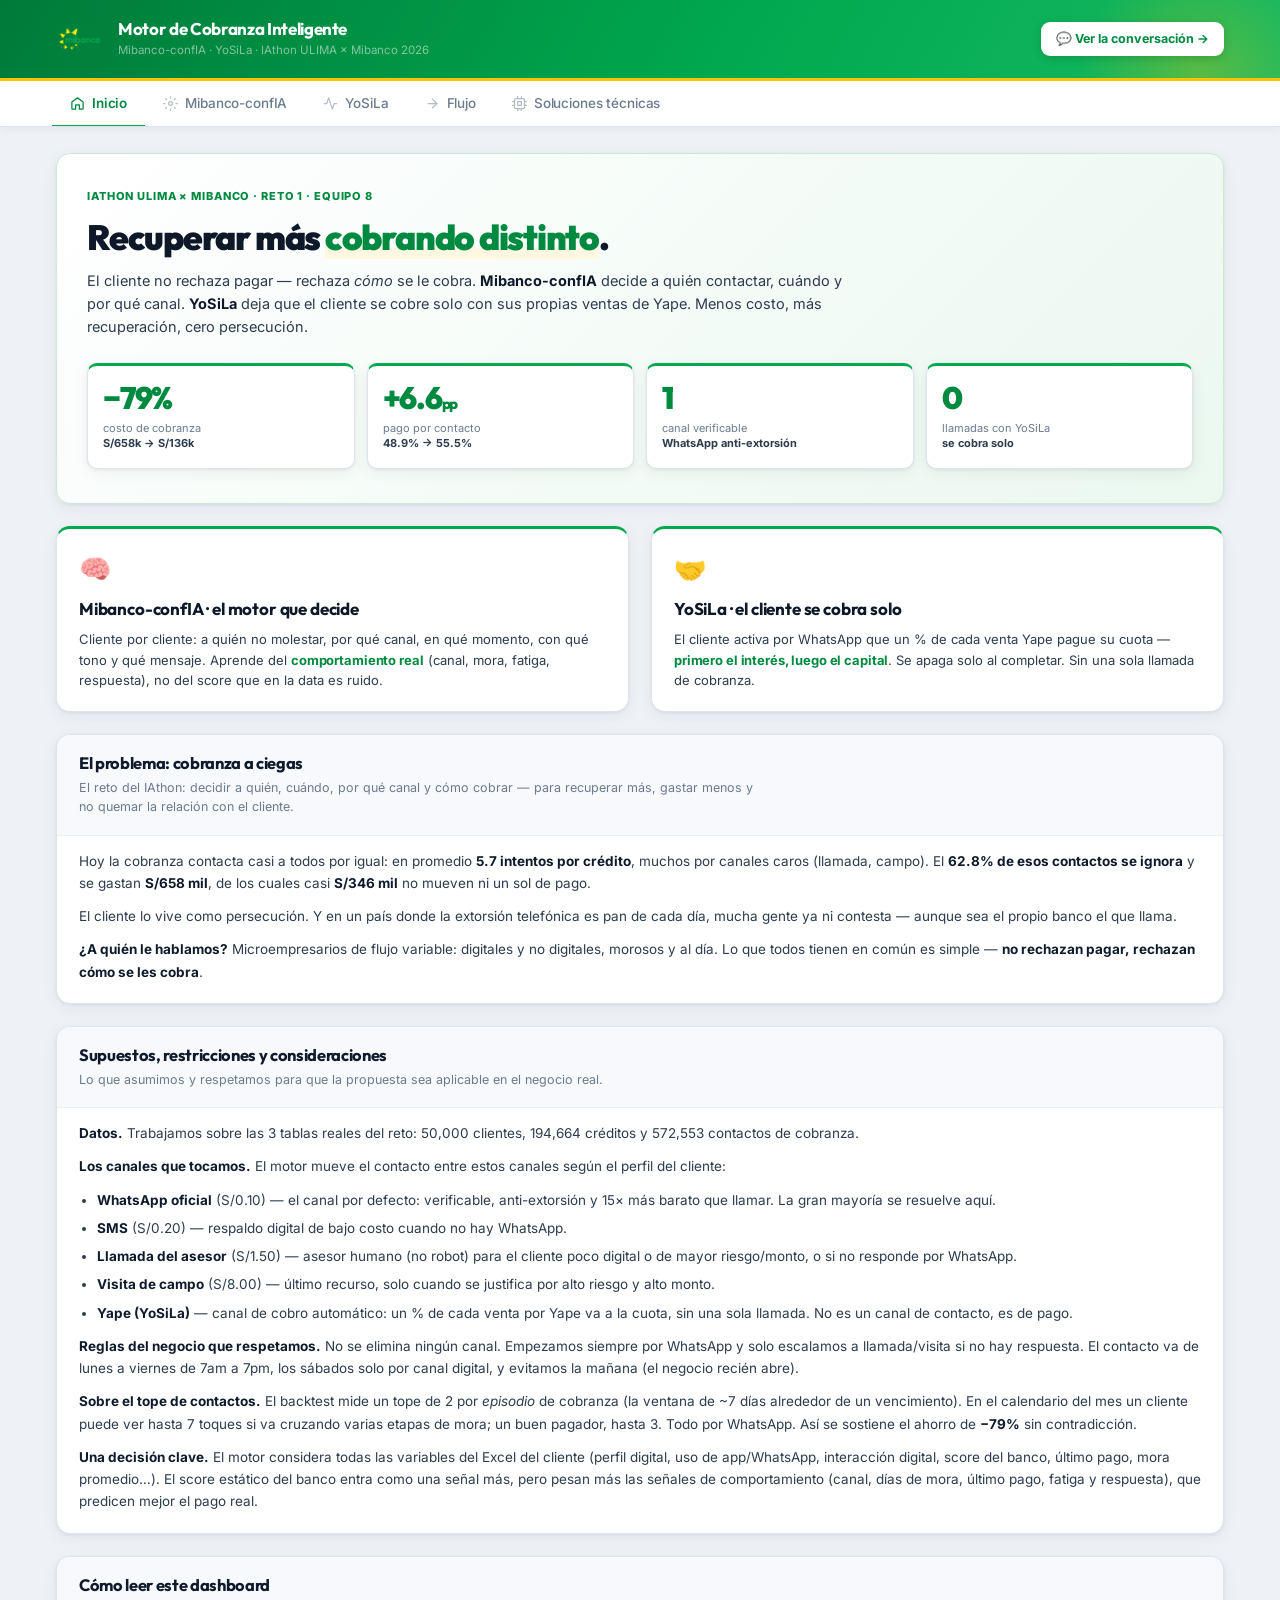
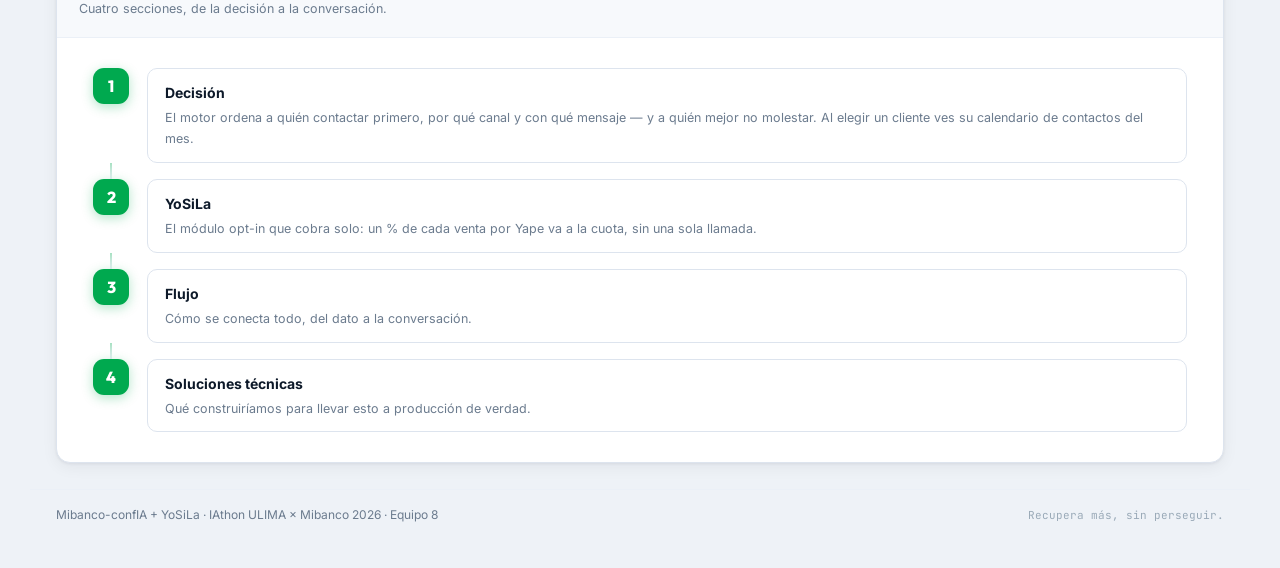
<file: mvp-cobranza/web/index.html>
<!DOCTYPE html>
<html lang="es">
<head>
<meta charset="UTF-8" />
<meta name="viewport" content="width=device-width, initial-scale=1.0" />
<title>Mibanco-confIA · Cobranza Inteligente</title>
<link rel="preconnect" href="https://fonts.googleapis.com" />
<link rel="preconnect" href="https://fonts.gstatic.com" crossorigin />
<link href="https://fonts.googleapis.com/css2?family=Outfit:wght@400;500;600;700;800;900&family=Inter:ital,wght@0,400;0,500;0,600;0,700;1,400&family=JetBrains+Mono:wght@400;500;600;700&display=swap" rel="stylesheet" />
<link rel="stylesheet" href="styles.css" />
</head>
<body>

<!-- ═══════════════════ HEADER ═══════════════════ -->
<header class="app-header">
  <div class="header-inner">
    <div class="header-brand">
      <div class="brand-logomark" aria-hidden="true">
        <img src="icons/Mibanco-1.png" alt="Mibanco" height="48" style="display:block;width:auto;object-fit:contain;" />
      </div>
      <div class="brand-text">
        <div class="brand-name">Motor de Cobranza Inteligente</div>
        <div class="brand-sub">Mibanco-confIA · YoSiLa · IAthon ULIMA × Mibanco 2026</div>
      </div>
    </div>
    <a href="chat.html" class="header-chat">💬 Ver la conversación →</a>
  </div>
</header>

<!-- ═══════════════════ TABS ═══════════════════ -->
<nav class="app-tabs" role="navigation" aria-label="Secciones">
  <div class="tabs-inner">
    <button class="tab active" data-tab="inicio" aria-selected="true">
      <svg class="tab-icon" width="15" height="15" viewBox="0 0 24 24" fill="none" stroke="currentColor" stroke-width="2" stroke-linecap="round" stroke-linejoin="round"><path d="M3 9.5L12 3l9 6.5V20a1 1 0 0 1-1 1h-5v-7H9v7H4a1 1 0 0 1-1-1z"/></svg>
      Inicio
    </button>
    <button class="tab" data-tab="asesoria" aria-selected="false">
      <svg class="tab-icon" width="15" height="15" viewBox="0 0 24 24" fill="none" stroke="currentColor" stroke-width="2" stroke-linecap="round" stroke-linejoin="round"><circle cx="12" cy="12" r="3"/><path d="M12 1v2M12 21v2M4.22 4.22l1.42 1.42M18.36 18.36l1.42 1.42M1 12h2M21 12h2M4.22 19.78l1.42-1.42M18.36 5.64l1.42-1.42"/></svg>
      Mibanco-confIA
    </button>
    <button class="tab" data-tab="yatekobro" aria-selected="false">
      <svg class="tab-icon" width="15" height="15" viewBox="0 0 24 24" fill="none" stroke="currentColor" stroke-width="2" stroke-linecap="round" stroke-linejoin="round"><polyline points="22 12 18 12 15 21 9 3 6 12 2 12"/></svg>
      YoSiLa
    </button>
    <button class="tab" data-tab="flujo" aria-selected="false">
      <svg class="tab-icon" width="15" height="15" viewBox="0 0 24 24" fill="none" stroke="currentColor" stroke-width="2" stroke-linecap="round" stroke-linejoin="round"><path d="M5 12h14"/><path d="M12 5l7 7-7 7"/></svg>
      Flujo
    </button>
    <button class="tab" data-tab="tecnicas" aria-selected="false">
      <svg class="tab-icon" width="15" height="15" viewBox="0 0 24 24" fill="none" stroke="currentColor" stroke-width="2" stroke-linecap="round" stroke-linejoin="round"><rect x="4" y="4" width="16" height="16" rx="2"/><path d="M9 9h6v6H9zM9 1v3M15 1v3M9 20v3M15 20v3M1 9h3M1 15h3M20 9h3M20 15h3"/></svg>
      Soluciones técnicas
    </button>
  </div>
</nav>

<!-- ═══════════════════ MÓDULO 0 · INICIO (landing) ═══════════════════ -->
<main class="panel active" id="tab-inicio">

  <section class="hero">
    <div class="hero-eyebrow">IAthon ULIMA × Mibanco · Reto 1 · Equipo 8</div>
    <h1>Recuperar más <span class="hl">cobrando distinto</span>.</h1>
    <p class="hero-sub">El cliente no rechaza pagar — rechaza <i>cómo</i> se le cobra. <b>Mibanco-confIA</b> decide a quién contactar, cuándo y por qué canal. <b>YoSiLa</b> deja que el cliente se cobre solo con sus propias ventas de Yape. Menos costo, más recuperación, cero persecución.</p>
    <div class="hero-stats">
      <div class="stat"><div class="sv">−79%</div><div class="sl">costo de cobranza<br><b>S/658k → S/136k</b></div></div>
      <div class="stat"><div class="sv">+6.6<small>pp</small></div><div class="sl">pago por contacto<br><b>48.9% → 55.5%</b></div></div>
      <div class="stat"><div class="sv">1</div><div class="sl">canal verificable<br><b>WhatsApp anti-extorsión</b></div></div>
      <div class="stat"><div class="sv">0</div><div class="sl">llamadas con YoSiLa<br><b>se cobra solo</b></div></div>
    </div>
  </section>

  <section class="pillars">
    <div class="pillar">
      <div class="pillar-ic">🧠</div>
      <b>Mibanco-confIA · el motor que decide</b>
      <p>Cliente por cliente: a quién no molestar, por qué canal, en qué momento, con qué tono y qué mensaje. Aprende del <b>comportamiento real</b> (canal, mora, fatiga, respuesta), no del score que en la data es ruido.</p>
    </div>
    <div class="pillar">
      <div class="pillar-ic">🤝</div>
      <b>YoSiLa · el cliente se cobra solo</b>
      <p>El cliente activa por WhatsApp que un % de cada venta Yape pague su cuota — <b>primero el interés, luego el capital</b>. Se apaga solo al completar. Sin una sola llamada de cobranza.</p>
    </div>
  </section>

  <section class="card">
    <div class="card-h">
      <div class="card-title-group">
        <h2>El problema: cobranza a ciegas</h2>
        <span class="card-sub">El reto del IAthon: decidir a quién, cuándo, por qué canal y cómo cobrar — para recuperar más, gastar menos y no quemar la relación con el cliente.</span>
      </div>
    </div>
    <div class="prose">
      <p>Hoy la cobranza contacta casi a todos por igual: en promedio <b>5.7 intentos por crédito</b>,
      muchos por canales caros (llamada, campo). El <b>62.8% de esos contactos se ignora</b> y se
      gastan <b>S/658 mil</b>, de los cuales casi <b>S/346 mil</b> no mueven ni un sol de pago.</p>
      <p>El cliente lo vive como persecución. Y en un país donde la extorsión telefónica es pan de
      cada día, mucha gente ya ni contesta — aunque sea el propio banco el que llama.</p>
      <p><b>¿A quién le hablamos?</b> Microempresarios de flujo variable: digitales y no digitales,
      morosos y al día. Lo que todos tienen en común es simple — <b>no rechazan pagar, rechazan
      cómo se les cobra</b>.</p>
    </div>
  </section>

  <section class="card">
    <div class="card-h">
      <div class="card-title-group">
        <h2>Supuestos, restricciones y consideraciones</h2>
        <span class="card-sub">Lo que asumimos y respetamos para que la propuesta sea aplicable en el negocio real.</span>
      </div>
    </div>
    <div class="prose">
      <p><b>Datos.</b> Trabajamos sobre las 3 tablas reales del reto: 50,000 clientes, 194,664
      créditos y 572,553 contactos de cobranza.</p>
      <p><b>Los canales que tocamos.</b> El motor mueve el contacto entre estos canales según el
      perfil del cliente:</p>
      <ul class="canales-list">
        <li><b>WhatsApp oficial</b> (S/0.10) — el canal por defecto: verificable, anti-extorsión y
        15× más barato que llamar. La gran mayoría se resuelve aquí.</li>
        <li><b>SMS</b> (S/0.20) — respaldo digital de bajo costo cuando no hay WhatsApp.</li>
        <li><b>Llamada del asesor</b> (S/1.50) — asesor humano (no robot) para el cliente poco
        digital o de mayor riesgo/monto, o si no responde por WhatsApp.</li>
        <li><b>Visita de campo</b> (S/8.00) — último recurso, solo cuando se justifica por alto
        riesgo y alto monto.</li>
        <li><b>Yape (YoSiLa)</b> — canal de cobro automático: un % de cada venta por Yape va a la
        cuota, sin una sola llamada. No es un canal de contacto, es de pago.</li>
      </ul>
      <p><b>Reglas del negocio que respetamos.</b> No se elimina ningún canal. Empezamos siempre por
      WhatsApp y solo escalamos a llamada/visita si no hay respuesta. El contacto va de lunes a
      viernes de 7am a 7pm, los sábados solo por canal digital, y evitamos la mañana (el negocio
      recién abre).</p>
      <p><b>Sobre el tope de contactos.</b> El backtest mide un tope de 2 por <i>episodio</i> de
      cobranza (la ventana de ~7 días alrededor de un vencimiento). En el calendario del mes un
      cliente puede ver hasta 7 toques si va cruzando varias etapas de mora; un buen pagador, hasta
      3. Todo por WhatsApp. Así se sostiene el ahorro de <b>−79%</b> sin contradicción.</p>
      <p><b>Una decisión clave.</b> El motor considera todas las variables del Excel del cliente
      (perfil digital, uso de app/WhatsApp, interacción digital, score del banco, último pago,
      mora promedio…). El score estático del banco entra como una señal más, pero pesan más las
      señales de comportamiento (canal, días de mora, último pago, fatiga y respuesta), que
      predicen mejor el pago real.</p>
    </div>
  </section>

  <section class="card">
    <div class="card-h">
      <div class="card-title-group">
        <h2>Cómo leer este dashboard</h2>
        <span class="card-sub">Cuatro secciones, de la decisión a la conversación.</span>
      </div>
    </div>
    <div class="flow">
      <div class="fstep"><div class="fnum">1</div><div class="fbody"><b>Decisión</b><small>El motor ordena a quién contactar primero, por qué canal y con qué mensaje — y a quién mejor no molestar. Al elegir un cliente ves su calendario de contactos del mes.</small></div></div>
      <div class="fconn"></div>
      <div class="fstep"><div class="fnum">2</div><div class="fbody"><b>YoSiLa</b><small>El módulo opt-in que cobra solo: un % de cada venta por Yape va a la cuota, sin una sola llamada.</small></div></div>
      <div class="fconn"></div>
      <div class="fstep"><div class="fnum">3</div><div class="fbody"><b>Flujo</b><small>Cómo se conecta todo, del dato a la conversación.</small></div></div>
      <div class="fconn"></div>
      <div class="fstep"><div class="fnum">4</div><div class="fbody"><b>Soluciones técnicas</b><small>Qué construiríamos para llevar esto a producción de verdad.</small></div></div>
    </div>
  </section>
</main>

<!-- ═══════════════════ MÓDULO 1 · DECISIÓN (Mibanco-confIA) ═══════════════════ -->
<main class="panel" id="tab-asesoria">

  <section class="card">
    <div class="card-h">
      <div class="card-title-group">
        <h2>Mibanco-confIA · decisión por cliente</h2>
        <span class="card-sub">El motor <b>Mibanco-confIA</b> decide, para cada cliente: <b>a quién no molestar</b>, canal, momento, frecuencia, tono y mensaje. Selecciona un cliente y verás <b>sus datos del Excel</b>, <b>por qué</b> se toma cada decisión y su <b>calendario de contactos del mes</b>.</span>
      </div>
      <button class="add-cli" id="addCliBtn">➕ Simular ingreso de cliente</button>
    </div>
    <div class="dec">
      <div class="dec-list">
        <div class="dec-filters" id="decFilters">
          <button class="chip on" data-f="demo">⭐ Demo</button>
          <button class="chip" data-f="todos">Todos</button>
          <button class="chip" data-f="entrevistas">Entrevistados</button>
          <button class="chip" data-f="nocontactar">No contactar</button>
          <button class="chip" data-f="alto">Riesgo alto</button>
        </div>
        <div class="dec-rows" id="decRows"></div>
      </div>
      <div class="dec-detail" id="decDetail"><div class="empty">Selecciona un cliente →</div></div>
    </div>
  </section>

  <section class="card">
    <div class="card-h">
      <div class="card-title-group">
        <h2>Backtest de la política</h2>
        <span class="card-sub">Qué pasaría si aplicáramos esta política a la cartera: tope de contactos + canal por perfil digital, evaluado sobre los 572,553 contactos reales del dataset.</span>
      </div>
    </div>
    <div class="bt" id="btTable"><div class="loading"><span class="loading-dot"></span>corriendo backtest…</div></div>
  </section>
</main>

<!-- ═══════════════════ MÓDULO 2 · YOSILA ═══════════════════ -->
<main class="panel" id="tab-yatekobro">

  <!-- ── Simulador YoSiLa (primero, para el jurado) ── -->
  <section class="card">
    <div class="card-h">
      <div class="card-title-group">
        <h2>YoSiLa · el cliente se cobra solo</h2>
        <span class="card-sub">Un % de cada venta por Yape se imputa <b>primero al interés, luego al capital</b> (SBS 3274-2017 Art. 29.2). Se avisa en 3 momentos y se apaga solo al completar la cuota.</span>
      </div>
    </div>

    <div class="yk">
      <div class="yk-controls">
        <div class="yk-presets" id="ykPresets"></div>

        <div class="yk-field">
          <label>Crédito (saldo S/)</label>
          <div class="num-spin">
            <button class="nsb" data-id="ykSaldo" data-dir="-1">−</button>
            <input type="number" id="ykSaldo" value="3000" min="500" step="100" />
            <button class="nsb" data-id="ykSaldo" data-dir="1">+</button>
          </div>
        </div>
        <div class="yk-field-row">
          <div class="yk-field"><label>Tasa EA</label>
            <div class="num-spin"><button class="nsb" data-id="ykTasa" data-dir="-1">−</button><input type="number" id="ykTasa" value="50" min="10" max="120" step="1" /><button class="nsb" data-id="ykTasa" data-dir="1">+</button><span class="ns-unit">%</span></div>
          </div>
          <div class="yk-field"><label>Plazo</label>
            <div class="num-spin"><button class="nsb" data-id="ykPlazo" data-dir="-1">−</button><input type="number" id="ykPlazo" value="12" min="3" max="36" step="1" /><button class="nsb" data-id="ykPlazo" data-dir="1">+</button><span class="ns-unit">m</span></div>
          </div>
        </div>
        <div class="yk-field">
          <label>% por venta Yape <b id="ykPctV">2%</b></label>
          <div class="seg" id="ykPct"><button data-v="1">1%</button><button data-v="2" class="on">2%</button><button data-v="3">3%</button><button data-v="5">5%</button></div>
        </div>
        <div class="yk-field">
          <label>Ventas por día en Yape <b id="ykTxnsV">30 ventas</b></label>
          <input type="range" id="ykTxns" min="5" max="200" step="5" value="30" />
        </div>
        <div class="yk-field">
          <label>Promedio por transacción <b id="ykAvgV">S/ 35</b></label>
          <input type="range" id="ykAvg" min="10" max="500" step="5" value="35" />
        </div>
        <div class="yk-ventas-total">Ventas por día en Yape: <b id="ykVentasV">S/ 1,050</b></div>
        <div class="yk-mode" id="ykMode"></div>
      </div>

      <div class="yk-out">
        <div class="yk-amort" id="ykAmort"></div>
        <div class="yk-bars" id="ykBars"></div>
        <div class="yk-resumen" id="ykResumen"></div>
        <div class="yk-pct-compare" id="ykPctCompare"></div>

        <div class="yk-split">
          <div class="yk-ledger-wrap">
            <div class="mini-h">Ledger día a día <span id="ykLedMode" class="ledtag"></span></div>
            <div class="ledger" id="ykLedger"></div>
          </div>
          <div class="yk-events-wrap">
            <div class="mini-h">Notificaciones emitidas (solo 3)</div>
            <div class="events" id="ykEvents"></div>
          </div>
        </div>
      </div>
    </div>
  </section>

  <!-- ── Flujo de activación Yape por perfil ── -->
  <section class="card">
    <div class="card-h">
      <div class="card-title-group">
        <h2>Cómo paga con Yape · dos caminos según el perfil</h2>
        <span class="card-sub">El flujo varía según si el cliente ya usa Yape o no. Para el <b>no digital</b>, el asesor lo acompaña una sola vez en el registro — luego todo es automático.</span>
      </div>
    </div>

    <div class="yape-paths">

      <!-- ══ CAMINO A · DIGITAL (ya usa Yape) ══ -->
      <div class="yape-path">
        <div class="yape-path-head">
          <span class="yp-badge digital">digital</span>
          <span class="yp-title">Ya usa Yape · activa YoSiLa directo</span>
        </div>
        <div class="flow yp-flow">
          <div class="fstep">
            <div class="fnum yp-num">1</div>
            <div class="fbody">
              <b>Recibe WhatsApp de Mibanco ✅</b>
              <small>Mensaje verificable con nombre completo, monto y cuota. El cliente sabe que es Mibanco — no extorsión.</small>
            </div>
          </div>
          <div class="fconn"></div>
          <div class="fstep">
            <div class="fnum yp-num">2</div>
            <div class="fbody">
              <b>Responde con el % que quiere destinar</b>
              <small>Escribe un número — ej. "2" para el 2% de cada venta. Sin app, sin formulario, sin sucursal.</small>
            </div>
          </div>
          <div class="fconn"></div>
          <div class="fstep">
            <div class="fnum yp-num">3</div>
            <div class="fbody">
              <b>YoSiLa queda activado · sin hacer nada más</b>
              <small>Cada venta Yape descuenta automáticamente el % elegido: primero cubre el interés, luego el capital.</small>
            </div>
          </div>
          <div class="fconn"></div>
          <div class="fstep">
            <div class="fnum yp-num">✓</div>
            <div class="fbody">
              <b>Recibe 3 avisos y auto-stop al completar</b>
              <small>Interés 50% · interés 100% (el gancho emocional) · cuota completa → YoSiLa se apaga. Cero llamadas.</small>
            </div>
          </div>
        </div>
        <div class="yp-limits">
          <span class="yp-lim-h">Límites Yape por defecto</span>
          <div class="yp-lim-grid">
            <div><b>S/ 500</b><small>límite diario</small></div>
            <div><b>S/ 2,000</b><small>máximo configurable</small></div>
            <div><b>S/ 60</b><small>umbral código extra</small></div>
          </div>
          <span class="yp-lim-note">El cliente puede cambiar su límite desde Ajustes &gt; Límites transaccionales, sin ir a una agencia.</span>
        </div>
      </div>

      <!-- ══ CAMINO B · NO DIGITAL (nuevo en Yape) ══ -->
      <div class="yape-path">
        <div class="yape-path-head">
          <span class="yp-badge nodigital">no digital</span>
          <span class="yp-title">Nuevo en Yape · registro primero (solo la primera vez)</span>
        </div>

        <!-- Fase 1: Registro -->
        <div class="yp-fase-label">Fase 1 — Registro (una sola vez)</div>
        <div class="flow yp-flow">
          <div class="fstep">
            <div class="fnum yp-num nd">1</div>
            <div class="fbody">
              <b>Descarga la app de Yape</b>
              <small>Google Play o App Store. Puede registrarse <b>con DNI solo</b> — no necesita cuenta bancaria BCP.</small>
            </div>
          </div>
          <div class="fconn"></div>
          <div class="fstep">
            <div class="fnum yp-num nd">2</div>
            <div class="fbody">
              <b>Se registra con su número de celular</b>
              <small>Abre Yape, ingresa su número y valida su identidad con el DNI (o tarjeta BCP si la tiene).</small>
            </div>
          </div>
          <div class="fconn"></div>
          <div class="fstep">
            <div class="fnum yp-num nd">3</div>
            <div class="fbody">
              <b>Crea su contraseña personal</b>
              <small>Queda listo para recibir y enviar dinero. El asesor lo acompaña solo esta primera vez.</small>
            </div>
          </div>
        </div>

        <!-- Fase 2: Flujo de pago -->
        <div class="yp-fase-label">Fase 2 — Cómo yapea (cada vez)</div>
        <div class="flow yp-flow">
          <div class="fstep">
            <div class="fnum yp-num nd">1</div>
            <div class="fbody">
              <b>Abre Yape e ingresa su contraseña</b>
              <small>La app está en su celular — no necesita ir a ningún lado.</small>
            </div>
          </div>
          <div class="fconn"></div>
          <div class="fstep">
            <div class="fnum yp-num nd">2</div>
            <div class="fbody">
              <b>Toca el botón morado "Yapear" (abajo a la derecha)</b>
              <small>Accede a la pantalla principal de transferencias.</small>
            </div>
          </div>
          <div class="fconn"></div>
          <div class="fstep">
            <div class="fnum yp-num nd">3</div>
            <div class="fbody">
              <b>Elige a quién enviar: contacto, celular o QR</b>
              <small>También aparecen sus "yaperos frecuentes" para yapear con un solo toque.</small>
            </div>
          </div>
          <div class="fconn"></div>
          <div class="fstep">
            <div class="fnum yp-num nd">4</div>
            <div class="fbody">
              <b>Ingresa el monto y verifica el nombre</b>
              <small>Yape muestra el primer nombre + 3 letras del apellido del destinatario para confirmar que va a la persona correcta.</small>
            </div>
          </div>
          <div class="fconn"></div>
          <div class="fstep">
            <div class="fnum yp-num nd">5</div>
            <div class="fbody">
              <b>Si el monto supera S/60 → código de seguridad extra</b>
              <small>Puede cambiarlo desde Menú &gt; Mi perfil &gt; Configuración &gt; Configuración de Yapeo alto.</small>
            </div>
          </div>
          <div class="fconn"></div>
          <div class="fstep">
            <div class="fnum yp-num nd">✓</div>
            <div class="fbody">
              <b>Confirma · el dinero llega de forma inmediata</b>
              <small>Transferencias gratuitas. Compatible con otras entidades afiliadas (incluyendo Plin).</small>
            </div>
          </div>
        </div>

        <!-- Luego activa YoSiLa igual que digital -->
        <div class="yp-fase-label yp-fase-then">Luego activa YoSiLa igual que el digital</div>
        <div class="flow yp-flow">
          <div class="fstep">
            <div class="fnum yp-num">→</div>
            <div class="fbody">
              <b>Recibe WhatsApp de Mibanco ✅ y responde con su %</b>
              <small>Desde ese momento, cada venta Yape cubre automáticamente su cuota. Sin llamadas, sin visitas.</small>
            </div>
          </div>
        </div>
      </div>

    </div><!-- /yape-paths -->
  </section>

</main>

<!-- ═══════════════════ MÓDULO 3 · FLUJO ═══════════════════ -->
<main class="panel" id="tab-flujo">
  <section class="card">
    <div class="card-h">
      <div class="card-title-group">
        <h2>Flujo end-to-end de la solución</h2>
        <span class="card-sub">Cómo se conectan las capas: del dato a la conversación, sin una sola llamada de cobranza.</span>
      </div>
    </div>
    <div class="flow" id="flow"></div>
  </section>
</main>

<!-- ═══════════════════ MÓDULO 4 · SOLUCIONES TÉCNICAS ═══════════════════ -->
<main class="panel" id="tab-tecnicas">

  <section class="card">
    <div class="card-h">
      <div class="card-title-group">
        <h2>Dónde entra el Machine Learning y dónde la IA generativa</h2>
        <span class="card-sub">No es "un bot con IA". Son tres capas con roles distintos que nunca se mezclan: el ML <b>decide</b>, la IA generativa <b>conversa</b>, las reglas <b>protegen</b> el negocio.</span>
      </div>
    </div>
    <div class="tech-split">
      <div class="tech-col">
        <div class="tech-tag ml">Machine Learning</div>
        <b>Predice con números</b>
        <p>Modelos entrenados sobre la data histórica que estiman probabilidades: ¿pagará solo?, ¿pagará por este canal?, ¿a esta hora? Salen <i>scores</i>, no texto. Es lo que decide <b>a quién, cuándo y por qué canal</b>.</p>
      </div>
      <div class="tech-col">
        <div class="tech-tag ia">IA generativa</div>
        <b>Conversa en lenguaje natural</b>
        <p>Redacta el mensaje con el tono del perfil, entiende lo que responde el cliente ("pago el viernes", "no puedo esta semana") y negocia opciones (pago parcial, reprogramar). Es el <b>cómo le hablamos</b>.</p>
      </div>
      <div class="tech-col">
        <div class="tech-tag rules">Reglas + optimización</div>
        <b>Protegen el negocio</b>
        <p>Toman los scores del ML y aplican las restricciones reales: horario permitido, tope de contactos, no eliminar canales, identidad verificable. Eligen la acción de <b>mayor valor neto</b>.</p>
      </div>
    </div>
  </section>

  <section class="card">
    <div class="card-h">
      <div class="card-title-group">
        <h2>Los 4 modelos de Mibanco-confIA (la capa ML)</h2>
        <span class="card-sub">Cada modelo responde una pregunta, con variables reales del Excel y una etiqueta de entrenamiento concreta.</span>
      </div>
    </div>
    <div class="modelos">
      <div class="modelo">
        <div class="modelo-n">M1</div>
        <div class="modelo-b">
          <b>¿Vale la pena contactar? <span class="m1-badge">✓ entrenado</span></b>
          <p>Predice <code>P(paga en 7d)</code>. Ensemble HGB + XGBoost (pesos 0.95 / 0.05) entrenado sobre 486k contactos. Si la probabilidad es alta → <b>NO CONTACTAR</b>; ese cliente paga solo y el contacto solo genera costo y fatiga.</p>
          <div class="io">
            <span class="io-tag"><i>entra</i> dias_mora · fatiga_contacto · tramo_mora · ratio_pago · perfil digital · score_riesgo · num_atrasos_previos + 5 features ingenierizadas (mora×contactos, velocidad_contacto, digital_score_compuesto…)</span>
            <span class="io-tag"><i>modelo</i> Ensemble HGB + XGBoost · split temporal 70/15/15 · <b>AUC 0.6858</b> · 85,884 contactos de test</span>
          </div>
        </div>
      </div>
      <div class="modelo">
        <div class="modelo-n">M2</div>
        <div class="modelo-b">
          <b>¿Por qué canal? <span class="m1-badge">✓ entrenado</span></b>
          <p>Multiclase entrenado sobre 279,915 contactos exitosos (solo los que resultaron en pago). Aprende <b>qué canal convirtió históricamente para cada perfil</b>. WhatsApp lidera por margen; llamada se activa para el no-digital de alto monto.</p>
          <div class="io">
            <span class="io-tag"><i>entra</i> es_digital · uso_whatsapp · interaccion_digital_score · uso_app · canal_whatsapp/sms/llamada/campo · fatiga · ratio_pago · score_riesgo</span>
            <span class="io-tag"><i>modelo</i> XGBoost multiclase (4 canales) · CUDA · <b>accuracy 58.3%</b> · WA recall 83% · 41,988 contactos de test</span>
          </div>
        </div>
      </div>
      <div class="modelo">
        <div class="modelo-n">M3</div>
        <div class="modelo-b">
          <b>¿En qué momento? <span class="m1-badge">✓ entrenado</span></b>
          <p>Mismo objetivo que M1 pero con <code>hora_contacto</code> y <code>dia_semana</code> como features. En inferencia prueba 30 combinaciones (6 franjas × 5 días) y devuelve la de mayor P(pago) para ese cliente específico. Respeta Lun-Vie, sábado solo digital.</p>
          <div class="io">
            <span class="io-tag"><i>entra</i> hora · dia_semana · dias_mora · days_since_due · fatiga · perfil digital · ratio_pago + todas las variables de M1</span>
            <span class="io-tag"><i>modelo</i> XGBoost · split temporal 70/15/15 · <b>AUC 0.6724</b> · mejor hora global: 19h · mejor día global: domingo · 85,883 contactos de test</span>
          </div>
        </div>
      </div>
      <div class="modelo">
        <div class="modelo-n">M4</div>
        <div class="modelo-b">
          <b>¿Cómo le hablamos? <span class="m1-badge">✓ reglas interpretables</span></b>
          <p>No requiere entrenamiento: clasifica en 4 cuadrantes (digital × moroso) y asigna tono + plantilla. Digital-sano: informal con emoji. Digital-moroso: empático, plan de pago. No-digital-sano: formal, agente BCP. No-digital-moroso: formal urgente, ejecutivo presencial.</p>
          <div class="io">
            <span class="io-tag"><i>entra</i> es_digital · interaccion_digital_score · uso_app · uso_whatsapp · dias_mora (umbral 30d)</span>
            <span class="io-tag"><i>sale</i> perfil_key · tono · saludo · emojis · plantilla WA/SMS/llamada/campo · CTA · nivel de urgencia</span>
          </div>
        </div>
      </div>
    </div>
    <div id="m1-metrics" class="m1-metrics"></div>
    <div class="bt-note" style="margin:0 22px 22px"><b>Etiqueta de entrenamiento:</b> <code>pago_7d_post_contacto</code> — para cada uno de los 572,553 contactos del dataset ya sabemos si el cliente pagó o no en los 7 días siguientes al contacto. Eso convierte el problema en aprendizaje supervisado puro. M1, M2 y M3 fueron entrenados con esta etiqueta.</div>
  </section>

  <section class="card">
    <div class="card-h">
      <div class="card-title-group">
        <h2>Cómo se decide para UN cliente, paso a paso</h2>
        <span class="card-sub">El recorrido de una sola persona por el motor — lo mismo que ves en la tab Decisión.</span>
      </div>
    </div>
    <div class="flow">
      <div class="fstep"><div class="fnum">1</div><div class="fbody"><b>Se arma su vector de variables</b><small>Las del Excel (riesgo, mora, ratio de pago, perfil digital…) más derivadas: índice de fatiga, días a vencimiento, pulso de ventas Yape.</small></div></div>
      <div class="fconn"></div>
      <div class="fstep"><div class="fnum">2</div><div class="fbody"><b>M1 decide si tocarlo</b><small>Si pagaría solo con alta probabilidad → no se le molesta y queda fuera de la cola.</small></div></div>
      <div class="fconn"></div>
      <div class="fstep"><div class="fnum">3</div><div class="fbody"><b>M2 elige el canal</b><small>Calcula el valor neto por canal y se queda con el mejor (casi siempre WhatsApp verificable).</small></div></div>
      <div class="fconn"></div>
      <div class="fstep"><div class="fnum">4</div><div class="fbody"><b>M3 fija el momento y M4 el tono</b><small>La franja respetando el horario, y el tono según su cuadrante emocional.</small></div></div>
      <div class="fconn"></div>
      <div class="fstep"><div class="fnum">5</div><div class="fbody"><b>La IA generativa redacta y conversa</b><small>Escribe el mensaje verificable <b>Mibanco ✅</b>; si el cliente responde, lo entiende y negocia (pago parcial, reprogramar, activar YoSiLa).</small></div></div>
      <div class="fconn"></div>
      <div class="fstep"><div class="fnum">✓</div><div class="fbody"><b>Con tope y registro</b><small>Nunca pasa el tope de contactos; si activa YoSiLa, su "sí" por WhatsApp queda registrado como consentimiento (Res. SBS 02522-2025).</small></div></div>
    </div>
    <div class="bt-note" style="margin:0 22px 22px">Las decisiones que ves se calculan con el motor en Python corriendo sobre los <b>datos reales del reto</b> (las 3 tablas: clientes, créditos y contactos) — el mismo motor que iría a producción. En producción, además, los modelos se reentrenan con cada nuevo contacto y la IA generativa redacta en vivo sobre WhatsApp Business.</div>
  </section>
</main>

<footer class="app-footer">
  <span class="foot-brand">Mibanco-confIA + YoSiLa · IAthon ULIMA × Mibanco 2026 · Equipo 8</span>
  <span class="foot-meta">Recupera más, sin perseguir.</span>
</footer>

<!-- ═══════════ MODAL · Simular ingreso de cliente nuevo ═══════════ -->
<div class="modal-ov" id="ncModal" hidden>
  <div class="modal" role="dialog" aria-modal="true" aria-label="Simular ingreso de cliente">
    <div class="modal-h"><b>➕ Simular ingreso de un cliente nuevo</b><button class="modal-x" id="ncClose" aria-label="Cerrar">✕</button></div>
    <div class="modal-body" id="ncBody"></div>
  </div>
</div>

<script src="app.js"></script>
<script src="nuevo-cliente.js"></script>
</body>
</html>
</file>
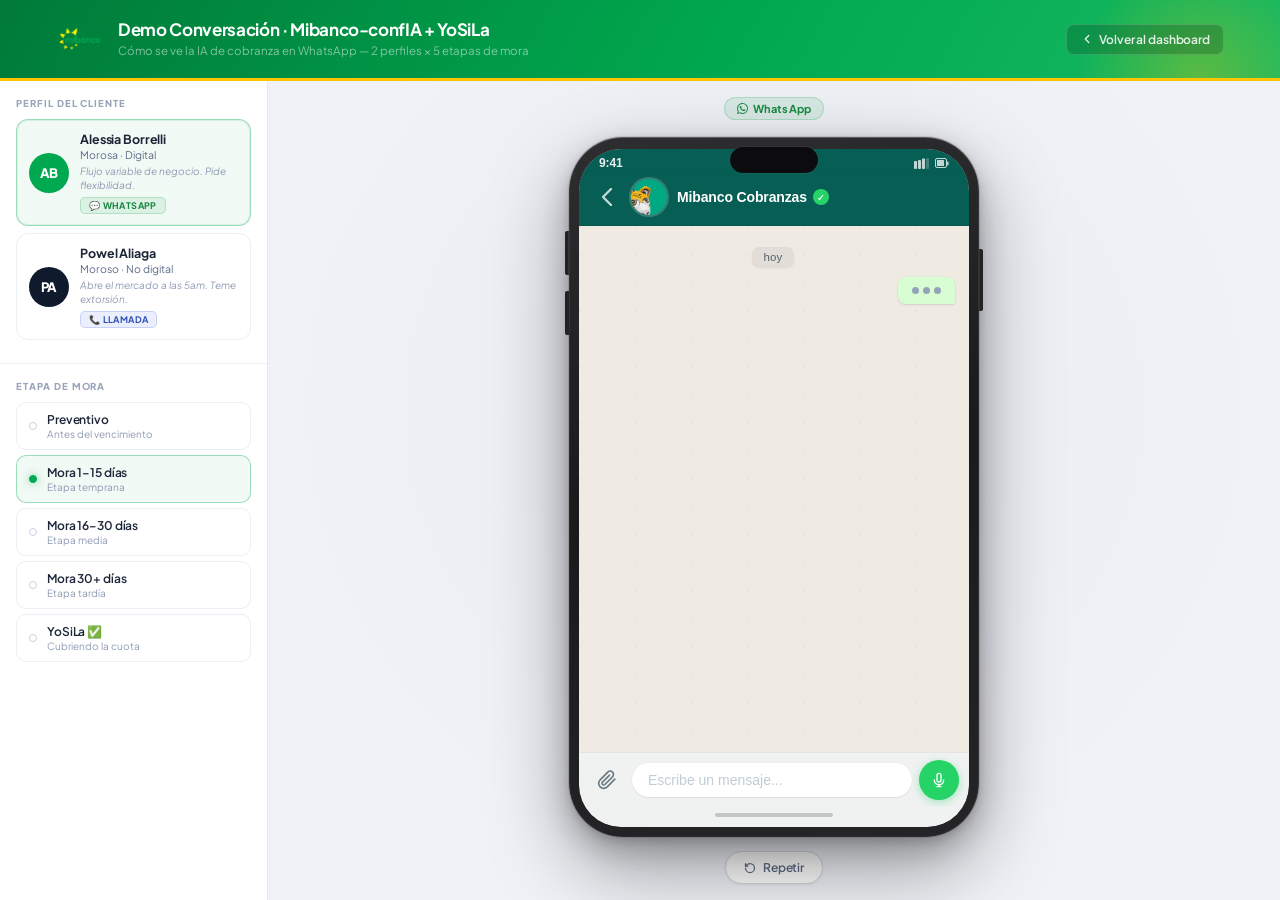
<file: mvp-cobranza/web/chat.html>
<!DOCTYPE html>
<html lang="es">
<head>
<meta charset="UTF-8" />
<meta name="viewport" content="width=device-width, initial-scale=1.0" />
<title>Demo Conversación · Mibanco-confIA + YoSiLa · Mibanco</title>
<link rel="preconnect" href="https://fonts.googleapis.com">
<link rel="preconnect" href="https://fonts.gstatic.com" crossorigin>
<link href="https://fonts.googleapis.com/css2?family=Plus+Jakarta+Sans:ital,wght@0,400;0,500;0,600;0,700;0,800;1,400&display=swap" rel="stylesheet">
<link rel="stylesheet" href="chat.css" />
</head>
<body>
<div class="page">

<!-- HEADER -->
<header class="app-header">
<div class="header-inner">
  <div class="header-brand">
    <div class="brand-logomark" aria-hidden="true">
      <img src="icons/Mibanco-1.png" alt="Mibanco" height="48" style="display:block;width:auto;object-fit:contain;" />
    </div>
    <div class="brand-text">
      <div class="brand-name">Demo Conversación · Mibanco-confIA + YoSiLa</div>
      <div class="brand-sub">Cómo se ve la IA de cobranza en WhatsApp — 2 perfiles × 5 etapas de mora</div>
    </div>
  </div>
  <a href="index.html" class="lb-back">
    <svg width="14" height="14" viewBox="0 0 24 24" fill="none" stroke="currentColor" stroke-width="2.2" stroke-linecap="round" stroke-linejoin="round"><polyline points="15 18 9 12 15 6"/></svg>
    Volver al dashboard
  </a>
</div>
</header>

<!-- MAIN -->
<div class="demo-wrap">

<!-- PANEL IZQUIERDO -->
<aside class="left-panel">
  <div class="left-section">
    <p class="section-title">Perfil del cliente</p>
    <div id="profileList"></div>
  </div>
  <div class="left-section">
    <p class="section-title">Etapa de mora</p>
    <div class="stage-list" id="etapaList"></div>
  </div>
</aside>

<!-- CHAT PANEL -->
<div class="chat-panel">

  <div class="phone-ui-wrap">

    <!-- Etiqueta flotante de app activa -->
    <div class="app-label" id="appLabel">
      <span class="app-label-wa" id="appLabelWa">
        <svg width="11" height="11" viewBox="0 0 24 24" fill="currentColor"><path d="M17.472 14.382c-.297-.149-1.758-.867-2.03-.967-.273-.099-.471-.148-.67.15-.197.297-.767.966-.94 1.164-.173.199-.347.223-.644.075-.297-.15-1.255-.463-2.39-1.475-.883-.788-1.48-1.761-1.653-2.059-.173-.297-.018-.458.13-.606.134-.133.298-.347.446-.52.149-.174.198-.298.298-.497.099-.198.05-.371-.025-.52-.075-.149-.669-1.612-.916-2.207-.242-.579-.487-.5-.669-.51-.173-.008-.371-.01-.57-.01-.198 0-.52.074-.792.372-.272.297-1.04 1.016-1.04 2.479 0 1.462 1.065 2.875 1.213 3.074.149.198 2.096 3.2 5.077 4.487.709.306 1.262.489 1.694.625.712.227 1.36.195 1.871.118.571-.085 1.758-.719 2.006-1.413.248-.694.248-1.289.173-1.413-.074-.124-.272-.198-.57-.347m-5.421 7.403h-.004a9.87 9.87 0 01-5.031-1.378l-.361-.214-3.741.982.998-3.648-.235-.374a9.86 9.86 0 01-1.51-5.26c.001-5.45 4.436-9.884 9.888-9.884 2.64 0 5.122 1.03 6.988 2.898a9.825 9.825 0 012.893 6.994c-.003 5.45-4.437 9.884-9.885 9.884m8.413-18.297A11.815 11.815 0 0012.05 0C5.495 0 .16 5.335.157 11.892c0 2.096.547 4.142 1.588 5.945L.057 24l6.305-1.654a11.882 11.882 0 005.683 1.448h.005c6.554 0 11.89-5.335 11.893-11.893a11.821 11.821 0 00-3.48-8.413z"/></svg>
        WhatsApp
      </span>
      <span class="app-label-yp" id="appLabelYp">
        <svg width="11" height="11" viewBox="0 0 24 24" fill="currentColor"><circle cx="12" cy="12" r="10"/></svg>
        yape
      </span>
    </div>

    <!-- Envoltorio de dos celulares: el de Juan Quispe entra por la izquierda -->
    <div class="phones-duo-wrap" id="phonesDuoWrap">

      <!-- Celular del pagador (Juan Quispe) — frame externo, empieza fuera por la izquierda -->
      <div class="phone-device-outer sender-device-outer" id="senderDeviceOuter">
        <div class="phone-di" aria-hidden="true"></div>
        <div class="phones-stage">
          <div class="phone-container">
            <div class="phone-wrap sender-phone" id="senderPhone">
              <div class="yp-status-bar">9:41 &nbsp;&nbsp; 5G &nbsp; ▲ 100%</div>
              <div class="yp-head">
                <span class="yp-back">&#x2039;</span>
                <span class="yp-head-title">Confirmar yapeo</span>
                <div class="yp-head-avatar">💜</div>
              </div>
              <div class="sp-body" id="senderBody"></div>
              <div class="yp-nav">
                <span class="yp-nav-ic">🏠</span>
                <span class="yp-nav-ic active">💜</span>
                <span class="yp-nav-ic">📋</span>
                <span class="yp-nav-ic">👤</span>
              </div>
              <div class="phone-home-bar" aria-hidden="true"></div>
            </div>
          </div>
        </div>
      </div>

      <!-- Celular principal: WhatsApp + Yape -->
      <div class="phone-device-outer" id="mainDeviceOuter">
        <div class="phone-di" aria-hidden="true"></div>

        <div class="phones-stage" id="phonesStage">
        <div class="phone-container" id="phoneContainer">

          <!-- WhatsApp phone -->
          <div class="phone-wrap wa-phone" id="waPhone">
            <div class="wa-status-bar-sys">
              <span class="wa-sys-time">9:41</span>
              <div class="wa-sys-right">
                <svg width="15" height="11" viewBox="0 0 15 11" fill="rgba(255,255,255,0.75)"><rect x="0" y="3" width="3" height="8" rx="1"/><rect x="4" y="2" width="3" height="9" rx="1"/><rect x="8" y="0.5" width="3" height="10.5" rx="1"/><rect x="12" y="0" width="3" height="11" rx="1" opacity=".3"/></svg>
                <svg width="14" height="11" viewBox="0 0 14 11" fill="rgba(255,255,255,0.75)"><rect x="0.5" y="0.5" width="11" height="9" rx="1.5" stroke="rgba(255,255,255,0.75)" stroke-width="1" fill="none"/><rect x="2" y="2" width="7" height="6" rx="0.5" fill="rgba(255,255,255,0.75)"/><rect x="12" y="3.5" width="1.5" height="4" rx="0.75"/></svg>
              </div>
            </div>
            <div class="wa-head" id="waHeader"></div>
            <div class="wa-body" id="chatBody"></div>
            <div class="wa-footer">
              <div class="wa-attach">
                <svg width="20" height="20" viewBox="0 0 24 24" fill="none" stroke="currentColor" stroke-width="2" stroke-linecap="round" stroke-linejoin="round"><path d="M21.44 11.05l-9.19 9.19a6 6 0 0 1-8.49-8.49l9.19-9.19a4 4 0 0 1 5.66 5.66l-9.2 9.19a2 2 0 0 1-2.83-2.83l8.49-8.48"/></svg>
              </div>
              <div class="wa-input-box">Escribe un mensaje...</div>
              <div class="wa-mic">
                <svg width="16" height="16" viewBox="0 0 24 24" fill="white"><path d="M12 1a4 4 0 0 1 4 4v7a4 4 0 0 1-8 0V5a4 4 0 0 1 4-4zm0 2a2 2 0 0 0-2 2v7a2 2 0 0 0 4 0V5a2 2 0 0 0-2-2zm7 8a1 1 0 0 1 1 1 8 8 0 0 1-7 7.938V21h2a1 1 0 1 1 0 2H9a1 1 0 1 1 0-2h2v-1.062A8 8 0 0 1 4 12a1 1 0 1 1 2 0 6 6 0 0 0 12 0 1 1 0 0 1 1-1z"/></svg>
              </div>
            </div>
            <div class="phone-home-bar" aria-hidden="true"></div>
          </div>

          <!-- Yape phone (overlay, entra desde la derecha) -->
          <div class="phone-wrap yape-phone" id="yapePhone">
            <div class="yp-status-bar">9:41 &nbsp;&nbsp; 5G &nbsp; ▲ 100%</div>
            <div class="yp-head">
              <span class="yp-back">&#x2039;</span>
              <span class="yp-head-title" id="yapeHeadTitle">yape</span>
              <div class="yp-head-avatar">💜</div>
            </div>
            <div class="yp-body" id="yapeBody"></div>
            <div class="yp-nav">
              <span class="yp-nav-ic active">🏠</span>
              <span class="yp-nav-ic">💜</span>
              <span class="yp-nav-ic">📋</span>
              <span class="yp-nav-ic">👤</span>
            </div>
            <div class="phone-home-bar" aria-hidden="true"></div>
          </div>

        </div><!-- /phone-container -->

        </div><!-- /phones-stage -->
      </div><!-- /mainDeviceOuter -->

    </div><!-- /phones-duo-wrap -->

    <!-- Botón replay -->
    <button class="replay-btn" id="replayBtn" title="Repetir animación">
      <svg width="12" height="12" viewBox="0 0 24 24" fill="none" stroke="currentColor" stroke-width="2.5" stroke-linecap="round" stroke-linejoin="round"><path d="M3 12a9 9 0 1 0 9-9 9.75 9.75 0 0 0-6.74 2.74L3 8"/><path d="M3 3v5h5"/></svg>
      Repetir
    </button>

  </div>

</div>

</div>
</div>

<script src="chat.js"></script>
</body>
</html>
</file>
<file: mvp-cobranza/web/styles.css>
/* ============================================================
   Motor de Cobranza Inteligente · Mibanco-confIA + YoSiLa
   Mibanco · IAthon ULIMA 2026 · Equipo 8
   Rediseño UI basado en la identidad de marca Mibanco Peru
   ============================================================ */

/* ══════════════════ TOKENS ══════════════════ */
:root {
  /* Mibanco brand — verde + amarillo (color primario de marca) */
  --mb-green: #00A94F;
  --mb-green-d: #008A40;
  --mb-green-l: #2FC46E;
  --mb-green-050: #EAF8F0;
  --mb-green-100: #C7EBD5;
  --mb-yellow: #FFC400;
  --mb-yellow-d: #E5A800;
  --mb-yellow-050: #FFF7E0;

  /* Coral / rojo — RESERVADO para semántica negativa (gestión actual, riesgo alto, prioridad alta) */
  --mb-red: #E2231A;
  --mb-red-d: #C01E15;
  --mb-red-light: #F5352B;
  --mb-red-050: #FEF2F1;
  --mb-red-100: #FDDCDB;

  /* Navy (headers, strong ink) */
  --navy: #0D1929;
  --navy-2: #1E2F47;
  --navy-3: #2C4160;

  /* Ink (body text) */
  --ink: #0F1B2D;
  --ink-2: #2D3C4E;
  --ink-3: #4A5A6A;

  /* Muted */
  --muted: #6B7B8E;
  --muted-2: #9AAAB8;

  /* Surfaces */
  --bg: #EEF2F7;
  --panelbg: #F7F9FC;
  --card: #FFFFFF;
  --line: #DDE4EE;
  --line-2: #EBF0F7;

  /* Semantic: success */
  --good: #0A7A4F;
  --good-bg: #E6F7F0;
  --good-border: #9ED4BB;

  /* Semantic: warning */
  --warn: #A35800;
  --warn-bg: #FEF3E0;
  --warn-border: #F9CA80;

  /* WhatsApp */
  --wa: #25D366;
  --wa-d: #075E54;

  /* Type families */
  --sans: 'Inter', -apple-system, BlinkMacSystemFont, 'Segoe UI', Helvetica, Arial, sans-serif;
  --display: 'Outfit', -apple-system, BlinkMacSystemFont, sans-serif;
  --mono: 'JetBrains Mono', ui-monospace, 'Cascadia Code', 'Cascadia Mono', Consolas, 'Roboto Mono', monospace;

  /* Shadows */
  --sh: 0 1px 3px rgba(13,25,41,.06), 0 4px 16px rgba(13,25,41,.06);
  --sh-hover: 0 2px 8px rgba(13,25,41,.08), 0 8px 24px rgba(13,25,41,.10);

  /* Radius */
  --r: 14px;
  --r-sm: 10px;
  --r-xs: 7px;

  /* Easing */
  --ease: cubic-bezier(0.16, 1, 0.3, 1);
}

/* ══════════════════ RESET ══════════════════ */
*, *::before, *::after { box-sizing: border-box; }
html { scroll-behavior: smooth; }
body {
  margin: 0;
  font-family: var(--sans);
  background: var(--bg);
  color: var(--ink);
  font-size: 14px;
  line-height: 1.5;
  -webkit-font-smoothing: antialiased;
  -moz-osx-font-smoothing: grayscale;
}
h2 {
  font-family: var(--display);
  font-size: 16.5px;
  font-weight: 700;
  margin: 0;
  letter-spacing: -0.02em;
  line-height: 1.25;
}
code {
  font-family: var(--mono);
  font-size: 0.84em;
  background: rgba(13, 25, 41, 0.07);
  padding: 2px 6px;
  border-radius: 5px;
  color: var(--navy-2);
}
b { font-weight: 700; }
strong { font-weight: 700; }

/* ══════════════════ HEADER ══════════════════ */
.app-header {
  background: linear-gradient(120deg, #007A39 0%, #00A94F 58%, #18B962 100%);
  position: relative;
  overflow: hidden;
  border-bottom: 3px solid var(--mb-yellow);
}
.app-header::after {
  content: '';
  position: absolute;
  top: -60px;
  right: -60px;
  width: 280px;
  height: 280px;
  background: radial-gradient(circle at center, rgba(255,196,0,.30) 0%, transparent 62%);
  pointer-events: none;
}
.header-inner {
  position: relative;
  z-index: 1;
  max-width: 1220px;
  margin: 0 auto;
  padding: 15px 26px;
  display: flex;
  align-items: center;
  justify-content: space-between;
  gap: 20px;
  flex-wrap: wrap;
}
.header-brand {
  display: flex;
  align-items: center;
  gap: 14px;
}
.brand-logomark {
  flex: none;
  filter: drop-shadow(0 4px 12px rgba(0,169,79,.45));
}
.brand-logomark svg { display: block; }
.brand-text { display: flex; flex-direction: column; gap: 3px; }
.brand-name {
  font-family: var(--display);
  font-size: 17px;
  font-weight: 700;
  color: #ffffff;
  letter-spacing: -0.02em;
  line-height: 1.15;
}
.brand-sub {
  font-size: 11.5px;
  color: rgba(255,255,255,.5);
  display: flex;
  align-items: center;
  gap: 6px;
}
.brand-pill {
  background: rgba(226,35,26,.3);
  border: 1px solid rgba(226,35,26,.5);
  color: #ffb3b0;
  font-size: 9.5px;
  font-weight: 700;
  letter-spacing: .07em;
  text-transform: uppercase;
  padding: 1px 7px;
  border-radius: 20px;
}
.header-meta {
  display: flex;
  flex-direction: column;
  align-items: flex-end;
  gap: 5px;
}
.header-chat {
  background: #fff; color: var(--mb-green-d); padding: 8px 15px; border-radius: 9px;
  text-decoration: none; font-size: 12.5px; font-weight: 700; flex-shrink: 0;
  white-space: nowrap; transition: background .15s ease, transform .15s ease, color .15s ease;
  box-shadow: 0 2px 10px rgba(0,0,0,.16);
}
.header-chat:hover { background: var(--mb-yellow); color: var(--navy); transform: translateY(-1px); }

/* Texto en prosa dentro de una card (Inicio / supuestos) */
.prose { padding: 14px 22px 20px; font-size: 13.5px; line-height: 1.65; color: var(--ink-2); }
.prose p { margin: 0 0 11px; }
.prose p:last-child { margin-bottom: 0; }
.prose b { color: var(--ink); font-weight: 700; }
.prose i { color: var(--ink-2); }
.canales-list { margin: 0 0 11px; padding-left: 18px; }
.canales-list li { margin: 0 0 6px; }
.canales-list li:last-child { margin-bottom: 0; }
/* Modelo M1 entrenado */
.m1-badge { font-size: 10.5px; font-weight: 700; color: #0a7d33; background: #e4f7ea; padding: 2px 7px; border-radius: 20px; vertical-align: middle; margin-left: 4px; }
.ai-badge { font-size: 13px; vertical-align: middle; margin-left: 3px; cursor: help; }
.m1-metrics { padding: 0 22px 4px; }
.m1-stats { display: flex; gap: 12px; margin: 6px 0 14px; flex-wrap: wrap; }
.m1-stat { flex: 1; min-width: 120px; background: var(--bg-2, #f6f8fc); border: 1px solid var(--line, #e6ebf3); border-radius: 10px; padding: 12px 14px; }
.m1-sv { font-size: 22px; font-weight: 800; color: var(--ink, #16203a); }
.m1-sl { font-size: 11.5px; color: var(--ink-2, #5b6a8a); margin-top: 2px; }
.m1-imp-h { font-size: 12.5px; font-weight: 700; color: var(--ink, #16203a); margin: 4px 0 8px; }
.m1-imp { display: flex; flex-direction: column; gap: 6px; }
.mf-row { display: grid; grid-template-columns: 150px 1fr 44px; align-items: center; gap: 8px; font-size: 12px; }
.mf-k { color: var(--ink-2, #5b6a8a); font-family: ui-monospace, monospace; font-size: 11px; }
.mf-bar { height: 9px; background: #eaeef6; border-radius: 6px; overflow: hidden; }
.mf-fill { display: block; height: 100%; background: linear-gradient(90deg, #2f6df0, #57a0ff); border-radius: 6px; }
.mf-v { text-align: right; font-weight: 700; color: var(--ink, #16203a); }

/* ══════════════════ INICIO · LANDING (hero + pilares) ══════════════════ */
.hero {
  background: linear-gradient(135deg, #fff 0%, var(--mb-green-050) 100%);
  border: 1px solid var(--mb-green-100); border-radius: var(--r);
  box-shadow: var(--sh); padding: 34px 30px;
}
.hero-eyebrow {
  font-size: 11px; font-weight: 800; letter-spacing: .08em; text-transform: uppercase;
  color: var(--mb-green-d); margin-bottom: 14px;
}
.hero h1 {
  font-family: var(--display); font-size: 35px; font-weight: 900; letter-spacing: -.035em;
  color: var(--navy); margin: 0 0 13px; line-height: 1.07;
}
.hero h1 .hl { color: var(--mb-green-d); box-shadow: inset 0 -.32em 0 var(--mb-yellow-050); }
.hero-sub { font-size: 14.5px; line-height: 1.6; color: var(--ink-2); max-width: 770px; margin: 0 0 24px; }
.hero-sub b { color: var(--navy); font-weight: 700; }
.hero-stats { display: grid; grid-template-columns: repeat(4, 1fr); gap: 12px; }
.hero-stats .stat {
  background: #fff; border: 1px solid var(--line); border-radius: var(--r-sm);
  padding: 16px 15px; box-shadow: var(--sh); border-top: 3px solid var(--mb-green);
}
.hero-stats .sv {
  font-family: var(--display); font-size: 31px; font-weight: 900;
  color: var(--mb-green-d); letter-spacing: -.04em; line-height: 1;
}
.hero-stats .sv small { font-size: 15px; font-weight: 800; }
.hero-stats .sl { font-size: 11px; color: var(--muted); margin-top: 8px; line-height: 1.45; }
.hero-stats .sl b { color: var(--ink-2); font-weight: 700; }

.pillars { display: grid; grid-template-columns: 1fr 1fr; gap: 22px; }
.pillar {
  background: var(--card); border: 1px solid var(--line); border-radius: var(--r);
  box-shadow: var(--sh); padding: 20px 22px; border-top: 3px solid var(--mb-green);
}
.pillar-ic { font-size: 26px; margin-bottom: 8px; }
.pillar b { font-family: var(--display); font-size: 17px; color: var(--navy); display: block; margin-bottom: 7px; letter-spacing: -.01em; }
.pillar p { font-size: 13px; line-height: 1.6; color: var(--ink-2); margin: 0; }
.pillar p b { font-family: var(--sans); font-size: inherit; display: inline; color: var(--mb-green-d); }
@media (max-width: 760px) {
  .hero-stats { grid-template-columns: repeat(2, 1fr); }
  .pillars { grid-template-columns: 1fr; }
  .hero h1 { font-size: 27px; }
}

/* ══════════════════ SOLUCIONES TÉCNICAS ══════════════════ */
.tech-split { display: grid; grid-template-columns: repeat(3, 1fr); gap: 14px; padding: 10px 22px 22px; }
.tech-col { background: var(--panelbg); border: 1px solid var(--line); border-radius: var(--r-sm); padding: 15px 16px; }
.tech-tag {
  display: inline-block; font-size: 10px; font-weight: 800; text-transform: uppercase;
  letter-spacing: .05em; padding: 3px 10px; border-radius: 20px; margin-bottom: 11px;
}
.tech-tag.ml { background: var(--mb-green-050); color: var(--mb-green-d); border: 1px solid var(--mb-green-100); }
.tech-tag.ia { background: var(--mb-yellow-050); color: var(--mb-yellow-d); border: 1px solid #F4D98A; }
.tech-tag.rules { background: #eef1f7; color: var(--navy-3); border: 1px solid var(--line); }
.tech-col b { font-family: var(--display); font-size: 14.5px; color: var(--navy); display: block; margin-bottom: 6px; }
.tech-col p { font-size: 12px; line-height: 1.6; color: var(--ink-2); margin: 0; }
.tech-col p b { font-family: var(--sans); font-size: inherit; display: inline; color: var(--mb-green-d); }

.modelos { padding: 10px 22px 12px; }
.modelo { display: grid; grid-template-columns: 46px 1fr; gap: 14px; padding: 15px 0; border-bottom: 1px solid var(--line-2); }
.modelo:last-child { border-bottom: none; }
.modelo-n {
  width: 46px; height: 46px; border-radius: 12px; background: var(--mb-green); color: #fff;
  display: grid; place-items: center; font-family: var(--display); font-weight: 800; font-size: 15px;
  box-shadow: 0 3px 10px rgba(0,169,79,.25);
}
.modelo-b b { font-family: var(--display); font-size: 15.5px; color: var(--navy); display: block; margin-bottom: 4px; }
.modelo-b p { font-size: 12.5px; line-height: 1.55; color: var(--ink-2); margin: 0 0 8px; }
.modelo-b code { font-size: 11px; }
.io { display: flex; flex-direction: column; gap: 5px; }
.io-tag {
  font-size: 11px; color: var(--ink-3); background: var(--panelbg); border: 1px solid var(--line-2);
  border-radius: 6px; padding: 5px 9px; font-family: var(--mono); line-height: 1.45;
}
.io-tag i { font-style: normal; color: var(--mb-green-d); font-weight: 700; text-transform: uppercase; font-size: 9px; margin-right: 6px; letter-spacing: .03em; }
@media (max-width: 760px) { .tech-split { grid-template-columns: 1fr; } }
.src-badge {
  font-size: 10.5px;
  font-weight: 700;
  padding: 4px 11px;
  border-radius: 20px;
  background: rgba(255,255,255,.12);
  color: rgba(255,255,255,.8);
  text-transform: uppercase;
  letter-spacing: .06em;
  border: 1px solid rgba(255,255,255,.1);
  transition: background .2s var(--ease), color .2s var(--ease);
}
.src-badge.real { background: var(--good); color: #fff; border-color: transparent; }
.src-badge.sintetico { background: var(--warn); color: #fff; border-color: transparent; }
.header-hint { font-size: 10px; color: rgba(255,255,255,.32); }
.header-hint code { background: rgba(255,255,255,.12); color: rgba(255,255,255,.65); }

/* ══════════════════ TABS ══════════════════ */
.app-tabs {
  background: var(--card);
  border-bottom: 1px solid var(--line);
  position: sticky;
  top: 0;
  z-index: 30;
  box-shadow: 0 2px 10px rgba(13,25,41,.05);
}
.tabs-inner {
  max-width: 1220px;
  margin: 0 auto;
  padding: 0 22px;
  display: flex;
  overflow-x: auto;
  scrollbar-width: none;
}
.tabs-inner::-webkit-scrollbar { display: none; }
.tab {
  display: flex;
  align-items: center;
  gap: 7px;
  border: none;
  background: none;
  font-family: var(--sans);
  font-size: 13.5px;
  font-weight: 500;
  color: var(--muted);
  padding: 14px 18px;
  cursor: pointer;
  border-bottom: 2.5px solid transparent;
  white-space: nowrap;
  transition: color .15s ease, border-color .15s ease;
  margin-bottom: -1px;
  letter-spacing: -.01em;
}
.tab:hover { color: var(--ink-2); }
.tab.active { color: var(--mb-green-d); border-bottom-color: var(--mb-green); font-weight: 600; }
.tab-icon { opacity: .5; transition: opacity .15s ease; flex: none; }
.tab:hover .tab-icon { opacity: .75; }
.tab.active .tab-icon { opacity: 1; }

/* ══════════════════ PANELS ══════════════════ */
.panel {
  display: none;
  max-width: 1220px;
  margin: 0 auto;
  padding: 26px;
  flex-direction: column;
  gap: 22px;
}
.panel.active { display: flex; }
.card {
  background: var(--card);
  border: 1px solid var(--line);
  border-radius: var(--r);
  box-shadow: var(--sh);
  overflow: hidden;
}
.card-h {
  padding: 18px 22px;
  border-bottom: 1px solid var(--line-2);
  background: var(--panelbg);
  display: flex;
  align-items: flex-start;
  justify-content: space-between;
  gap: 12px;
}
.card-title-group { flex: 1; }
.card-sub {
  display: block;
  font-size: 12.5px;
  color: var(--muted);
  margin-top: 4px;
  line-height: 1.55;
  max-width: 680px;
}
.card-sub b, .card-sub strong { color: var(--ink-2); font-weight: 600; }
.loading, .empty {
  padding: 52px 24px;
  text-align: center;
  color: var(--muted-2);
  font-size: 13px;
  display: flex;
  flex-direction: column;
  align-items: center;
  gap: 8px;
}
.loading-dot {
  width: 8px;
  height: 8px;
  border-radius: 50%;
  background: var(--mb-green);
  animation: pulse 1.2s ease-in-out infinite;
}
@keyframes pulse {
  0%, 100% { opacity: .3; transform: scale(.9); }
  50% { opacity: 1; transform: scale(1.1); }
}

/* ══════════════════ BACKTEST ══════════════════ */
.bt { padding: 8px 22px 22px; }
.bt-head {
  display: flex;
  align-items: baseline;
  gap: 16px;
  flex-wrap: wrap;
  margin-top: 16px;
  padding-bottom: 18px;
  border-bottom: 1px solid var(--line-2);
}
.bt-big {
  font-family: var(--display);
  font-size: 52px;
  font-weight: 900;
  color: var(--mb-green-d);
  letter-spacing: -.05em;
  line-height: 1;
}
.bt-big-l { font-size: 13.5px; color: var(--muted); line-height: 1.55; }
.bt-big-l b { color: var(--ink); font-weight: 700; }
.bt-grid {
  display: grid;
  grid-template-columns: 1.5fr 1fr 1fr;
  font-family: var(--mono);
  font-size: 13px;
  margin-top: 16px;
  border: 1px solid var(--line);
  border-radius: var(--r-sm);
  overflow: hidden;
}
.bt-grid .h {
  font-family: var(--sans);
  font-size: 10.5px;
  text-transform: uppercase;
  letter-spacing: .05em;
  color: var(--muted);
  font-weight: 700;
  padding: 10px 14px;
  border-bottom: 2px solid var(--line);
  background: var(--panelbg);
}
.bt-grid .h.now { color: var(--mb-red); background: var(--mb-red-050); }
.bt-grid .h.ia { color: var(--good); background: var(--good-bg); }
.bt-grid .k {
  font-family: var(--sans);
  font-size: 13px;
  font-weight: 500;
  color: var(--ink-2);
  padding: 11px 14px;
  border-bottom: 1px solid var(--line-2);
}
.bt-grid .v {
  padding: 11px 14px;
  border-bottom: 1px solid var(--line-2);
  text-align: right;
  font-weight: 700;
  font-size: 13.5px;
}
.bt-grid .v.now { color: var(--mb-red); }
.bt-grid .v.ia { color: var(--good); }
.bt-note {
  margin-top: 14px;
  font-size: 12.5px;
  color: var(--muted);
  background: var(--panelbg);
  border: 1px solid var(--line-2);
  border-radius: var(--r-sm);
  padding: 11px 14px;
  line-height: 1.6;
}
.bt-note b { color: var(--ink-2); }

/* ══════════════════ DECISION ══════════════════ */
.dec { display: grid; grid-template-columns: 330px 1fr; min-height: 460px; }
.dec-list { border-right: 1px solid var(--line-2); display: flex; flex-direction: column; }
.dec-filters {
  display: flex;
  gap: 6px;
  padding: 12px 14px;
  flex-wrap: wrap;
  border-bottom: 1px solid var(--line-2);
  background: var(--panelbg);
}
.chip {
  border: 1px solid var(--line);
  background: var(--card);
  border-radius: 20px;
  padding: 4px 12px;
  font-size: 11.5px;
  cursor: pointer;
  color: var(--ink-2);
  font-weight: 500;
  transition: all .15s var(--ease);
  font-family: var(--sans);
}
.chip:hover { border-color: var(--mb-green-100); color: var(--mb-green-d); background: var(--mb-green-050); }
.chip.on { background: var(--navy); color: #fff; border-color: var(--navy); }
.dec-rows { overflow: auto; max-height: 450px; }
.drow {
  display: flex;
  align-items: center;
  gap: 10px;
  padding: 10px 14px;
  border-bottom: 1px solid var(--line-2);
  cursor: pointer;
  transition: background .1s ease;
}
.drow:hover { background: var(--panelbg); }
.drow.on { background: var(--mb-green-050); box-shadow: inset 3px 0 0 var(--mb-green); }
.drow .pr {
  font-family: var(--mono);
  font-size: 12px;
  font-weight: 700;
  width: 34px;
  height: 34px;
  border-radius: 9px;
  display: grid;
  place-items: center;
  color: #fff;
  flex: none;
}
.drow .nm {
  flex: 1;
  min-width: 0;
  font-weight: 600;
  font-size: 13.5px;
  white-space: nowrap;
  overflow: hidden;
  text-overflow: ellipsis;
}
.drow .nm small {
  display: block;
  font-weight: 400;
  color: var(--muted);
  font-size: 11px;
  margin-top: 1px;
}
.drow .act {
  font-size: 9.5px;
  font-weight: 700;
  text-transform: uppercase;
  letter-spacing: .04em;
  padding: 3px 8px;
  border-radius: var(--r-xs);
  flex: none;
}
.act-no { background: var(--warn-bg); color: var(--warn); }
.act-si { background: var(--good-bg); color: var(--good); }

/* Decision detail */
.dec-detail { padding: 22px 24px; overflow: auto; max-height: 720px; }
.dd-head {
  display: flex;
  justify-content: space-between;
  align-items: flex-start;
  gap: 14px;
  margin-bottom: 10px;
  padding-bottom: 16px;
  border-bottom: 1px solid var(--line-2);
}
.dd-name {
  font-family: var(--display);
  font-size: 21px;
  font-weight: 800;
  color: var(--navy);
  letter-spacing: -.03em;
}
.dd-tags { display: flex; gap: 6px; flex-wrap: wrap; margin-top: 8px; }
.tag {
  font-size: 10.5px;
  font-weight: 700;
  padding: 3px 9px;
  border-radius: 20px;
  text-transform: uppercase;
  letter-spacing: .04em;
  background: var(--line-2);
  color: var(--ink-2);
}
.tag.bad { background: var(--mb-red-100); color: var(--mb-red-d); }
.tag.good { background: var(--good-bg); color: var(--good); }
.tag.warn { background: var(--warn-bg); color: var(--warn); }
.dd-note {
  font-size: 12.5px;
  background: var(--warn-bg);
  border: 1px solid var(--warn-border);
  color: var(--warn);
  padding: 10px 14px;
  border-radius: var(--r-sm);
  margin: 12px 0;
  line-height: 1.5;
}
.dd-decide {
  font-family: var(--mono);
  font-size: 12.5px;
  margin-top: 14px;
  border: 1px solid var(--line);
  border-radius: var(--r-sm);
  overflow: hidden;
}
.dd-r { display: grid; grid-template-columns: 120px 1fr; border-bottom: 1px solid var(--line-2); }
.dd-r:last-child { border-bottom: none; }
.dd-r .dk {
  background: var(--panelbg);
  padding: 10px 12px;
  font-family: var(--sans);
  font-size: 10.5px;
  text-transform: uppercase;
  letter-spacing: .05em;
  color: var(--muted);
  font-weight: 700;
  border-right: 1px solid var(--line-2);
}
.dd-r .dv { padding: 10px 12px; }
.dd-r .dv .why {
  display: block;
  font-family: var(--sans);
  font-size: 11.5px;
  color: var(--muted);
  margin-top: 3px;
}
.dd-msg {
  margin-top: 14px;
  background: #f0ede9;
  border-radius: var(--r-sm);
  padding: 13px 15px;
  border: 1px solid #ddd5cd;
}
.dd-msg-h {
  font-size: 11.5px;
  font-weight: 700;
  color: var(--wa-d);
  margin-bottom: 8px;
  display: flex;
  align-items: center;
  gap: 7px;
}
.verif {
  font-size: 9.5px;
  background: #d8f5e0;
  color: #0a7d2c;
  padding: 2px 7px;
  border-radius: 5px;
  font-weight: 700;
}
.dd-bubble {
  background: #fff;
  border-radius: 11px;
  border-top-left-radius: 3px;
  padding: 10px 13px;
  font-size: 13px;
  line-height: 1.5;
  box-shadow: 0 1px 3px rgba(0,0,0,.07);
  white-space: pre-line;
}
.rank { margin-top: 16px; }
.rank-h {
  font-size: 10.5px;
  text-transform: uppercase;
  letter-spacing: .05em;
  color: var(--muted);
  font-weight: 700;
  margin-bottom: 9px;
}
.rk { display: flex; align-items: center; gap: 9px; margin: 5px 0; font-size: 12.5px; font-family: var(--mono); }
.rk .rkn { width: 82px; flex: none; font-family: var(--sans); font-weight: 600; font-size: 12.5px; }
.rk .track {
  flex: 1;
  height: 8px;
  background: var(--line-2);
  border-radius: 6px;
  overflow: hidden;
}
.rk .fill {
  height: 100%;
  background: linear-gradient(90deg, #f6a23a, var(--mb-red));
  border-radius: 6px;
  transition: width .65s var(--ease);
}
.rk.win .fill { background: linear-gradient(90deg, #3fd08a, var(--good)); }
.rk .rkv { width: 74px; text-align: right; color: var(--muted); flex: none; font-size: 12px; }

/* ══════════════════ CALENDARIO DE CONTACTOS (por cliente) ══════════════════ */
.dd-cal { margin-top: 18px; }
.dd-cal-h {
  font-size: 10.5px; text-transform: uppercase; letter-spacing: .05em;
  color: var(--muted); font-weight: 700; margin-bottom: 11px;
  display: flex; align-items: center; gap: 9px; flex-wrap: wrap;
}
.cal-badge {
  font-family: var(--mono); font-size: 10.5px; font-weight: 700;
  background: var(--mb-green-050); color: var(--mb-green-d);
  border: 1px solid var(--mb-green-100); padding: 2px 9px; border-radius: 20px;
  letter-spacing: 0; text-transform: none;
}
.cal-item {
  display: grid; grid-template-columns: 58px 1fr; gap: 11px;
  padding: 10px 0; border-bottom: 1px solid var(--line-2);
}
.cal-item:last-child { border-bottom: none; }
.cal-date {
  font-family: var(--mono); font-size: 11px; font-weight: 700; color: var(--navy);
  background: var(--panelbg); border: 1px solid var(--line); border-radius: var(--r-xs);
  padding: 5px 4px; text-align: center; height: fit-content;
  display: flex; flex-direction: column; align-items: center; gap: 2px;
}
.cal-rel { font-size: 9px; font-weight: 800; }
.cal-rel.pre { color: var(--mb-green-d); }
.cal-rel.mora { color: var(--warn); }
.cal-hora { font-size: 9px; font-weight: 700; color: var(--navy); opacity: .75; letter-spacing: -.2px; }
.cal-obj {
  font-size: 9.5px; font-weight: 700; color: var(--mb-green-d);
  background: var(--mb-green-050); border: 1px solid var(--mb-green-100);
  padding: 2px 7px; border-radius: 20px;
}
.cal-body { min-width: 0; }
.cal-top { display: flex; align-items: center; justify-content: space-between; gap: 8px; margin-bottom: 6px; flex-wrap: wrap; }
.cal-etapa {
  font-size: 9.5px; font-weight: 700; text-transform: uppercase; letter-spacing: .03em;
  background: var(--line-2); color: var(--ink-2); padding: 2px 8px; border-radius: 20px;
}
.cal-ch { font-size: 10.5px; font-weight: 600; color: var(--wa-d); display: flex; align-items: center; gap: 6px; }
.cal-msg {
  background: #fff; border: 1px solid var(--line-2); border-left: 3px solid var(--wa);
  border-radius: 9px; padding: 8px 11px; font-size: 12px; line-height: 1.5;
  color: var(--ink-2); white-space: pre-line;
}
.cal-note {
  margin-top: 11px; font-size: 11.5px; color: var(--muted); background: var(--panelbg);
  border: 1px solid var(--line-2); border-radius: var(--r-sm); padding: 9px 12px; line-height: 1.55;
}
.cal-empty {
  font-size: 12.5px; color: var(--good); padding: 16px; text-align: center; line-height: 1.6;
  background: var(--good-bg); border: 1px solid var(--good-border); border-radius: var(--r-sm);
}

/* ══════════════════ POR QUÉ LA DECISIÓN (por cliente) ══════════════════ */
.dd-porque { margin-top: 16px; }
.dd-porque .dd-cal-h { margin-bottom: 10px; }
.pq-prob {
  background: var(--mb-green-050); border: 1px solid var(--mb-green-100);
  border-radius: var(--r-sm); padding: 11px 13px; margin-bottom: 11px;
}
.pq-prob-h {
  font-size: 10.5px; font-weight: 700; color: var(--mb-green-d);
  text-transform: uppercase; letter-spacing: .04em; margin-bottom: 8px;
}
.pq-bar {
  position: relative; height: 24px; background: #fff; border: 1px solid var(--mb-green-100);
  border-radius: 6px; overflow: hidden; display: flex; align-items: center;
}
.pq-bar-fill {
  position: absolute; left: 0; top: 0; bottom: 0;
  background: linear-gradient(90deg, var(--mb-green-l), var(--mb-green));
  border-radius: 6px; transition: width .6s var(--ease);
}
.pq-bar-lbl { position: relative; margin-left: 10px; font-family: var(--mono); font-weight: 700; font-size: 12.5px; color: var(--navy); }
.pq-prob-note { font-size: 11.5px; color: var(--ink-3); margin-top: 7px; line-height: 1.5; }
.pq-list { display: flex; flex-direction: column; gap: 7px; }
.pq-item {
  font-size: 12px; line-height: 1.55; color: var(--ink-2);
  background: var(--panelbg); border: 1px solid var(--line-2);
  border-radius: var(--r-sm); padding: 9px 12px;
}
.pq-item b { color: var(--navy); display: inline-block; min-width: 130px; vertical-align: top; }

/* ══════════════════ FICHA (datos del Excel) ══════════════════ */
.dd-ficha { margin-top: 16px; }
.fi-grid {
  display: grid; grid-template-columns: repeat(3, 1fr); gap: 1px;
  background: var(--line-2); border: 1px solid var(--line-2);
  border-radius: var(--r-sm); overflow: hidden;
}
.fi { background: #fff; padding: 8px 11px; display: flex; flex-direction: column; gap: 2px; }
.fi-k { font-size: 9px; text-transform: uppercase; letter-spacing: .03em; color: var(--muted); font-weight: 700; }
.fi-v { font-size: 12.5px; font-weight: 700; color: var(--navy); font-family: var(--mono); }
.fi-v.muted { color: var(--muted-2); font-weight: 400; }
.cal-badge.gris { background: var(--line-2); color: var(--muted); border-color: var(--line); }
@media (max-width: 600px) {
  .fi-grid { grid-template-columns: repeat(2, 1fr); }
  .pq-item b { min-width: auto; display: block; margin-bottom: 2px; }
}

/* ══════════════════ QUICK SCOPE (ejecutivo) ══════════════════ */
.dd-qs {
  display: grid; grid-template-columns: repeat(4, 1fr); gap: 1px; margin-top: 14px;
  background: var(--line-2); border: 1px solid var(--line-2); border-radius: var(--r-sm); overflow: hidden;
}
.qs-st { background: #fff; padding: 10px 12px; }
.qs-v { font-family: var(--display); font-size: 14px; font-weight: 800; color: var(--navy); letter-spacing: -.02em; line-height: 1.15; }
.qs-v.muted { color: var(--warn); }
.qs-l { font-size: 9px; text-transform: uppercase; letter-spacing: .04em; color: var(--muted); font-weight: 700; margin-top: 3px; }
@media (max-width: 600px) { .dd-qs { grid-template-columns: repeat(2, 1fr); } }

/* ══════════════════ CONEXIÓN YAPE (mini-gráfico estilo Screen Time) ══════════════════ */
.dd-yape { margin-top: 16px; }
.yp-chart { display: flex; align-items: flex-end; gap: 6px; padding: 14px 4px 0; }
.yp-col { flex: 1; display: flex; flex-direction: column; align-items: center; gap: 4px; min-width: 0; }
.yp-val { font-family: var(--mono); font-size: 9px; color: var(--muted); font-weight: 700; white-space: nowrap; }
.yp-val.hot { color: var(--mb-green-d); }
.yp-track { width: 100%; height: 70px; display: flex; align-items: flex-end; }
.yp-bar {
  width: 100%; background: linear-gradient(180deg, var(--mb-green-l), var(--mb-green));
  border-radius: 5px 5px 0 0; min-height: 4px; position: relative; transition: height .5s var(--ease);
}
.yp-bar.hot { background: linear-gradient(180deg, #FFD740, var(--mb-yellow)); }
.yp-star { position: absolute; top: -15px; left: 50%; transform: translateX(-50%); font-size: 11px; }
.yp-lbl { font-size: 10px; color: var(--muted); font-weight: 600; }
.yp-nudge {
  margin-top: 12px; font-size: 12px; line-height: 1.5; color: var(--ink-2);
  background: var(--mb-yellow-050); border: 1px solid #F4D98A; border-radius: var(--r-sm); padding: 10px 12px;
}
.yp-nudge b { color: var(--mb-green-d); }
.yp-nudge.calm { background: var(--panelbg); border-color: var(--line-2); color: var(--muted); }

/* ══════════════════ SIMULADOR día-a-día + mini-chat WhatsApp ══════════════════ */
.dd-sim { margin-top: 16px; }
.sim-slider { padding: 4px 2px 0; }
.sim-slider input[type=range] { width: 100%; }
.sim-ticks { display: flex; justify-content: space-between; margin-top: 5px; }
.sim-ticks span { font-size: 9px; color: var(--muted); font-weight: 600; flex: 1; text-align: center; }
.sim-ticks span.on { color: var(--mb-green-d); font-weight: 800; }
.sim-meta { font-size: 12px; color: var(--ink-2); margin: 11px 0; line-height: 1.5; }
.sim-meta .sim-etapa { font-weight: 800; color: var(--navy); }
.sim-phone { background: #e5ddd5; border: 1px solid var(--line); border-radius: 12px; overflow: hidden; }
.sim-head { background: var(--wa-d); color: #fff; font-size: 12px; font-weight: 700; padding: 8px 12px; display: flex; align-items: center; gap: 6px; }
.sim-head .verif { font-size: 10px; background: rgba(255,255,255,.2); padding: 1px 6px; border-radius: 4px; font-weight: 700; }
.sim-chat { max-height: 340px; overflow-y: auto; padding: 12px; display: flex; flex-direction: column; gap: 4px; }
.sim-day { align-self: center; font-size: 10.5px; color: #5b6b6b; background: rgba(255,255,255,.85); padding: 2px 10px; border-radius: 8px; margin-bottom: 4px; }
.sim-msg { display: flex; max-width: 84%; }
.sim-msg.bank { align-self: flex-end; }
.sim-msg.client { align-self: flex-start; }
.sim-bubble {
  padding: 7px 10px; border-radius: 9px; font-size: 12.5px; line-height: 1.45;
  box-shadow: 0 1px 1px rgba(0,0,0,.08); animation: fadeUp .2s ease; word-break: break-word;
}
.sim-msg.bank .sim-bubble { background: #dcf8c6; border-bottom-right-radius: 2px; }
.sim-msg.client .sim-bubble { background: #fff; border-bottom-left-radius: 2px; }
.sim-msg .dots { display: inline-flex; gap: 3px; padding: 2px 0; }
.sim-msg .dots span { width: 6px; height: 6px; border-radius: 50%; background: #999; display: inline-block; animation: simbounce 1.2s infinite; }
.sim-msg .dots span:nth-child(2) { animation-delay: .2s; }
.sim-msg .dots span:nth-child(3) { animation-delay: .4s; }
.sim-sys { align-self: center; font-size: 11px; padding: 6px 12px; border-radius: 9px; margin: 4px 0; text-align: center; max-width: 92%; line-height: 1.4; }
.sim-sys.llamada { background: #eef3fd; border: 1px solid #c7d8f5; color: #1a4fa3; }
.sim-sys.campo { background: #fdf0e8; border: 1px solid #f5cba8; color: #9a4a16; font-weight: 700; }
.sim-sys.prog { background: var(--good-bg); border: 1px solid var(--good-border); color: var(--good); font-weight: 700; }
.sim-play {
  margin-top: 10px; width: 100%; background: var(--mb-green); color: #fff; border: none;
  border-radius: var(--r-sm); padding: 9px; font-family: var(--sans); font-size: 12.5px; font-weight: 700;
  cursor: pointer; transition: background .15s ease;
}
.sim-play:hover { background: var(--mb-green-d); }
/* Badge verde de WhatsApp verificado + avatar */
.wa-verif {
  display: inline-grid; place-items: center; width: 15px; height: 15px; border-radius: 50%;
  background: #25D366; color: #fff; font-size: 9px; font-weight: 900; vertical-align: middle; flex: none;
}
.sim-wa-avatar {
  display: inline-grid; place-items: center; width: 22px; height: 22px; border-radius: 50%;
  background: #fff; color: var(--wa-d); font-family: Georgia, serif; font-weight: 800; font-size: 13px; flex: none;
}
.sim-yosila {
  margin-top: 10px; font-size: 11.5px; line-height: 1.5; color: var(--mb-green-d);
  background: var(--mb-green-050); border: 1px solid var(--mb-green-100); border-radius: var(--r-sm); padding: 9px 12px;
}
/* Mensaje de prepago (nudge del buen día) dentro de Conexión Yape */
.yp-msg { margin-top: 13px; }
.yp-msg-h { font-size: 10.5px; color: var(--muted); font-weight: 700; margin-bottom: 7px; display: flex; align-items: center; gap: 6px; flex-wrap: wrap; }
.yp-msg-h b { color: var(--ink-2); }
.yp-msg-phone { background: #e5ddd5; border: 1px solid var(--line); border-radius: 11px; padding: 11px; display: flex; justify-content: flex-end; }
.yp-msg-phone .sim-msg { max-width: 92%; }

/* ══════════════════ SIMULAR INGRESO DE CLIENTE (modal + flujo) ══════════════════ */
.add-cli {
  background: var(--mb-green); color: #fff; border: none; border-radius: var(--r-sm);
  padding: 9px 14px; font-family: var(--sans); font-size: 12.5px; font-weight: 700; cursor: pointer;
  white-space: nowrap; flex: none; transition: background .15s ease, transform .15s ease;
  box-shadow: 0 2px 8px rgba(0,169,79,.25); height: fit-content;
}
.add-cli:hover { background: var(--mb-green-d); transform: translateY(-1px); }
.nuevo-tag {
  font-size: 8.5px; font-weight: 800; letter-spacing: .04em; background: var(--mb-yellow);
  color: var(--navy); padding: 1px 5px; border-radius: 4px; vertical-align: middle;
}
.modal-ov {
  position: fixed; inset: 0; z-index: 100; background: rgba(13,25,41,.55);
  display: flex; align-items: center; justify-content: center; padding: 20px; backdrop-filter: blur(2px);
  animation: fadeUp .15s ease;
}
.modal-ov[hidden] { display: none; }
.modal {
  background: var(--card); border-radius: var(--r); box-shadow: 0 20px 60px rgba(0,0,0,.3);
  width: 100%; max-width: 540px; max-height: 90vh; overflow: hidden; display: flex; flex-direction: column;
}
.modal-h {
  display: flex; align-items: center; justify-content: space-between; padding: 15px 20px;
  background: linear-gradient(120deg, #007A39, #00A94F 70%); color: #fff; font-size: 14px; font-weight: 700;
  border-bottom: 3px solid var(--mb-yellow);
}
.modal-x { background: rgba(255,255,255,.2); color: #fff; border: none; width: 26px; height: 26px; border-radius: 7px; cursor: pointer; font-size: 13px; }
.modal-x:hover { background: rgba(255,255,255,.35); }
.modal-body { padding: 20px; overflow-y: auto; }
.nc-intro { font-size: 12.5px; line-height: 1.55; color: var(--ink-2); margin: 0 0 16px; }
.nc-intro b { color: var(--mb-green-d); }
.nc-grid { display: grid; grid-template-columns: 1fr 1fr; gap: 11px 14px; }
.nc-grid label { font-size: 11px; font-weight: 700; color: var(--ink-2); display: flex; flex-direction: column; gap: 5px; }
.nc-grid input, .nc-grid select {
  font-family: var(--sans); font-size: 13px; font-weight: 600; padding: 8px 10px;
  border: 1.5px solid var(--line); border-radius: var(--r-sm); background: var(--card); color: var(--ink); outline: none;
}
.nc-grid input:focus, .nc-grid select:focus { border-color: var(--mb-green); box-shadow: 0 0 0 3px var(--mb-green-100); }
.nc-toggle { grid-column: 1 / -1; flex-direction: row !important; align-items: center; gap: 8px !important; font-weight: 600; }
.nc-toggle input { width: 16px; height: 16px; accent-color: var(--mb-green); }
.nc-go {
  margin-top: 18px; width: 100%; background: var(--mb-green); color: #fff; border: none; border-radius: var(--r-sm);
  padding: 11px; font-family: var(--sans); font-size: 13.5px; font-weight: 700; cursor: pointer; transition: background .15s ease;
}
.nc-go:hover { background: var(--mb-green-d); }
.nc-loading { display: flex; flex-direction: column; gap: 5px; padding: 8px 0; }
.nc-step {
  display: flex; align-items: center; gap: 12px; padding: 11px 14px; border-radius: var(--r-sm);
  font-size: 13px; color: var(--muted-2); background: var(--panelbg); border: 1px solid var(--line-2);
  opacity: .5; transition: opacity .25s ease, color .25s ease, border-color .25s ease;
}
.nc-step.active { opacity: 1; color: var(--ink); border-color: var(--mb-green-100); }
.nc-step.done { opacity: 1; color: var(--mb-green-d); }
.nc-spin { width: 16px; height: 16px; flex: none; display: grid; place-items: center; font-size: 12px; font-weight: 800; color: var(--mb-green); }
.nc-step.active .nc-spin { border: 2px solid var(--mb-green-100); border-top-color: var(--mb-green); border-radius: 50%; animation: ncspin .7s linear infinite; }
@keyframes ncspin { to { transform: rotate(360deg); } }
.nc-done { text-align: center; padding: 16px 8px; }
.nc-done-ic { font-size: 40px; margin-bottom: 8px; }
.nc-done b { font-family: var(--display); font-size: 17px; color: var(--navy); display: block; margin-bottom: 6px; }
.nc-done p { font-size: 12.5px; color: var(--ink-2); line-height: 1.55; margin: 0 0 16px; }
.nc-done .nc-go { max-width: 260px; margin: 0 auto; }
@media (max-width: 600px) { .nc-grid { grid-template-columns: 1fr; } }
@keyframes fadeUp { from { opacity: 0; transform: translateY(5px); } to { opacity: 1; transform: translateY(0); } }
@keyframes simbounce { 0%, 60%, 100% { transform: translateY(0); } 30% { transform: translateY(-4px); } }

/* ══════════════════ COLAPSABLES (detalle a demanda) ══════════════════ */
.collap { margin-top: 12px; border: 1px solid var(--line); border-radius: var(--r-sm); overflow: hidden; }
.collap > summary {
  cursor: pointer; padding: 11px 14px; font-size: 12px; font-weight: 700; color: var(--ink-2);
  background: var(--panelbg); list-style: none; display: flex; align-items: center; justify-content: space-between;
}
.collap > summary::-webkit-details-marker { display: none; }
.collap > summary::after { content: '▾'; color: var(--muted); transition: transform .2s; }
.collap[open] > summary::after { transform: rotate(180deg); }
.collap[open] > summary { border-bottom: 1px solid var(--line-2); }
.collap-body { padding: 4px 14px 14px; }
.collap-body .dd-cal-h { display: none; }   /* el summary ya hace de título */
.collap-body .dd-porque, .collap-body .dd-ficha, .collap-body .dd-cal { margin-top: 6px; }
.cal-ch.esc { color: #1a4fa3; }

/* ══════════════════ YATEKOBRO ══════════════════ */
.yk { display: grid; grid-template-columns: 300px 1fr; }
.yk-controls {
  border-right: 1px solid var(--line-2);
  padding: 18px 16px;
  display: flex;
  flex-direction: column;
  gap: 16px;
  background: var(--panelbg);
}
.yk-section-label {
  font-size: 10.5px;
  font-weight: 700;
  text-transform: uppercase;
  letter-spacing: .06em;
  color: var(--muted-2);
}
.yk-presets { display: flex; flex-direction: column; gap: 7px; }
.preset {
  text-align: left;
  border: 1px solid var(--line);
  background: var(--card);
  border-radius: var(--r-sm);
  padding: 10px 13px;
  font-size: 12.5px;
  font-weight: 600;
  color: var(--ink-2);
  cursor: pointer;
  line-height: 1.3;
  transition: all .15s var(--ease);
  font-family: var(--sans);
}
.preset:hover { border-color: var(--mb-green-100); background: var(--mb-green-050); color: var(--mb-green-d); }
.preset small { display: block; font-weight: 400; color: var(--muted); font-size: 11px; margin-top: 3px; }
.preset.on { border-color: var(--mb-green); background: var(--mb-green-050); color: var(--mb-green-d); }

.yk-divider {
  position: relative;
  text-align: center;
  padding: 2px 0;
}
.yk-divider::before {
  content: '';
  position: absolute;
  top: 50%;
  left: 0; right: 0;
  height: 1px;
  background: var(--line);
}
.yk-divider span {
  position: relative;
  background: var(--panelbg);
  padding: 0 8px;
  font-size: 10.5px;
  font-weight: 600;
  color: var(--muted-2);
  text-transform: uppercase;
  letter-spacing: .05em;
}

.yk-field { display: flex; flex-direction: column; gap: 7px; }
.yk-field-row { display: flex; gap: 10px; }
.yk-field label {
  font-size: 12px;
  font-weight: 600;
  color: var(--ink-2);
  display: flex;
  align-items: baseline;
  gap: 6px;
}
.yk-field label b {
  color: var(--mb-green-d);
  font-family: var(--mono);
  font-size: 13px;
}
.input-wrap { position: relative; }
.input-wrap.has-unit input { padding-right: 28px; }
.input-wrap .unit {
  position: absolute;
  right: 10px;
  top: 50%;
  transform: translateY(-50%);
  font-size: 11.5px;
  color: var(--muted-2);
  font-family: var(--mono);
  pointer-events: none;
}
/* custom number spinner */
.num-spin {
  display: flex; align-items: stretch;
  border: 1.5px solid var(--line); border-radius: var(--r-sm);
  overflow: hidden; background: var(--card);
  transition: border-color .15s, box-shadow .15s;
}
.num-spin:focus-within {
  border-color: var(--mb-green);
  box-shadow: 0 0 0 3px var(--mb-green-100);
}
.num-spin input[type=number] {
  flex: 1; border: none; outline: none;
  font-family: var(--mono); font-size: 14px; font-weight: 700;
  padding: 9px 6px; text-align: center;
  background: transparent; color: var(--ink); min-width: 0;
}
.num-spin input[type=number]::-webkit-outer-spin-button,
.num-spin input[type=number]::-webkit-inner-spin-button { -webkit-appearance: none; }
.num-spin input[type=number] { -moz-appearance: textfield; }
.nsb {
  width: 34px; border: none; background: var(--bg);
  font-size: 1.15rem; font-weight: 700; color: var(--mb-green-d);
  cursor: pointer; transition: background .12s; flex: none;
}
.nsb:first-child { border-right: 1.5px solid var(--line); }
.nsb:last-of-type { border-left: 1.5px solid var(--line); }
.nsb:hover { background: var(--mb-green-050); }
.nsb:active { background: var(--mb-green-100); }
.ns-unit {
  padding: 0 10px; display: flex; align-items: center;
  font-size: 12px; color: var(--muted); background: var(--bg);
  border-left: 1.5px solid var(--line);
}
.seg {
  display: flex;
  background: var(--card);
  border: 1.5px solid var(--line);
  border-radius: var(--r-sm);
  padding: 3px;
  gap: 3px;
}
.seg button {
  flex: 1;
  border: none;
  background: none;
  font-family: var(--mono);
  font-size: 13px;
  font-weight: 700;
  color: var(--ink-2);
  padding: 7px 0;
  border-radius: 7px;
  cursor: pointer;
  transition: all .15s var(--ease);
}
.seg button:hover { background: var(--mb-green-050); color: var(--mb-green-d); }
.seg button.on { background: var(--mb-green); color: #fff; }

input[type=range] {
  width: 100%;
  -webkit-appearance: none;
  appearance: none;
  height: 5px;
  border-radius: 5px;
  background: var(--line);
  outline: none;
  cursor: pointer;
}
input[type=range]::-webkit-slider-thumb {
  -webkit-appearance: none;
  width: 20px;
  height: 20px;
  border-radius: 50%;
  background: #fff;
  border: 3px solid var(--mb-green);
  box-shadow: 0 2px 6px rgba(0,169,79,.3);
  cursor: pointer;
  transition: transform .15s ease;
}
input[type=range]::-webkit-slider-thumb:hover { transform: scale(1.15); }
input[type=range]::-moz-range-thumb {
  width: 17px; height: 17px;
  border-radius: 50%;
  background: #fff;
  border: 3px solid var(--mb-green);
  cursor: pointer;
}
.yk-mode {
  font-size: 11.5px;
  color: var(--muted);
  background: var(--card);
  border: 1px solid var(--line);
  border-radius: var(--r-sm);
  padding: 10px 12px;
  line-height: 1.55;
}
.yk-mode b { color: var(--ink-2); }
.yk-mode code { font-size: 11px; }

/* ventas total derivada */
.yk-ventas-total { font-size: .82rem; color: var(--muted); margin-top: 4px; }
.yk-ventas-total b { color: var(--mb-green-d); font-weight: 700; }

/* pct comparison scrollable */
.yk-pct-compare { margin-top: 12px; }
.pct-compare-h { font-size: .78rem; color: var(--muted); margin-bottom: 8px; }
.pct-compare-h small { opacity: .75; }
.pct-compare-scroll { display: flex; gap: 10px; }
.pct-card {
  flex: 1;
  border: 2px solid var(--line); border-radius: 10px;
  padding: 12px 10px; cursor: pointer;
  transition: border-color .15s, background .15s;
  user-select: none;
}
.pct-card:hover { border-color: var(--mb-green-l); background: var(--mb-green-050); }
.pct-card.on { border-color: var(--mb-green); background: var(--mb-green-050); }
.pct-card-h { font-size: 1.5rem; font-weight: 800; color: var(--mb-green-d); line-height: 1; }
.pct-card-aporte { font-size: .95rem; font-weight: 700; color: var(--navy); margin: 6px 0 8px; }
.pct-card-aporte small { font-weight: 400; color: var(--muted); font-size: .78rem; }
.pct-card-rows { font-size: .77rem; display: flex; flex-direction: column; gap: 5px; }
.pct-card-rows > div { display: flex; justify-content: space-between; gap: 4px; align-items: baseline; }
.pct-card-rows span { color: var(--muted); }
.pct-card-rows b { color: var(--navy); white-space: nowrap; }

.yk-out { padding: 18px 20px; min-width: 0; }
.yk-amort {
  font-family: var(--mono);
  font-size: 13px;
  background: var(--panelbg);
  border: 1px solid var(--line-2);
  border-radius: var(--r-sm);
  padding: 12px 15px;
  margin-bottom: 16px;
  line-height: 1.75;
  color: var(--ink-2);
}
.yk-amort b { color: var(--navy); }
.amort-formula {
  margin-top: 9px; padding-top: 9px; border-top: 1px dashed var(--line);
  font-family: var(--mono); font-size: 10.5px; color: var(--muted); line-height: 1.75;
}
.amort-formula b { color: var(--mb-green-d); }
.amort-formula sup { font-size: 8px; }
.yk-bars { display: flex; flex-direction: column; gap: 12px; margin-bottom: 16px; }
.ykbar .bh {
  display: flex;
  justify-content: space-between;
  font-size: 12.5px;
  font-weight: 600;
  margin-bottom: 6px;
  color: var(--ink-2);
}
.ykbar .bh i { font-style: normal; color: var(--good); font-weight: 600; }
.ykbar .bt2 {
  height: 12px;
  border-radius: 8px;
  background: var(--line-2);
  overflow: hidden;
  border: 1px solid var(--line);
}
.ykbar .bf {
  height: 100%;
  border-radius: 8px;
  width: 0;
  transition: width .7s var(--ease);
}
.ykbar .bf.int { background: linear-gradient(90deg, #2fcf86, var(--wa)); }
.ykbar .bf.cap { background: linear-gradient(90deg, #f7b94a, #f4a72a); }
.ykbar .bc { font-size: 11px; color: var(--muted); margin-top: 4px; font-family: var(--mono); }

.yk-resumen {
  display: grid;
  grid-template-columns: repeat(4, 1fr);
  gap: 10px;
  margin-bottom: 18px;
}
.yk-st {
  background: var(--card);
  border: 1px solid var(--line);
  border-radius: var(--r-sm);
  padding: 12px 10px;
  text-align: center;
}
.yk-st.hl { background: var(--good-bg); border-color: var(--good-border); }
.yk-st .sv {
  font-family: var(--display);
  font-size: 20px;
  font-weight: 800;
  color: var(--navy);
  letter-spacing: -.02em;
  line-height: 1.2;
}
.yk-st.hl .sv { color: var(--good); }
.yk-st .sl { font-size: 10.5px; color: var(--muted); margin-top: 3px; line-height: 1.3; }

.yk-split { display: grid; grid-template-columns: 1.25fr 1fr; gap: 16px; margin-top: 28px; padding-top: 28px; border-top: 1px solid var(--line); }
.mini-h {
  font-size: 10.5px;
  text-transform: uppercase;
  letter-spacing: .06em;
  color: var(--muted);
  font-weight: 700;
  margin-bottom: 9px;
  display: flex;
  align-items: center;
  gap: 8px;
}
.mini-count {
  font-weight: 600;
  color: var(--muted-2);
  letter-spacing: 0;
  text-transform: none;
  background: var(--line-2);
  padding: 1px 7px;
  border-radius: 5px;
  font-size: 10px;
}
.ledtag {
  font-family: var(--mono);
  font-size: 10px;
  text-transform: none;
  letter-spacing: 0;
  background: var(--line-2);
  color: var(--ink-2);
  padding: 2px 8px;
  border-radius: 5px;
  font-weight: 600;
}
.ledger {
  border: 1px solid var(--line);
  border-radius: var(--r-sm);
  overflow: hidden;
  max-height: 300px;
  overflow-y: auto;
}
.ledger table { width: 100%; border-collapse: collapse; font-family: var(--mono); font-size: 11.5px; }
.ledger th {
  position: sticky;
  top: 0;
  background: var(--panelbg);
  font-family: var(--sans);
  font-size: 10px;
  text-transform: uppercase;
  letter-spacing: .05em;
  color: var(--muted);
  font-weight: 700;
  padding: 8px 9px;
  text-align: right;
  border-bottom: 1px solid var(--line);
}
.ledger th:first-child { text-align: left; }
.ledger td {
  padding: 5px 9px;
  text-align: right;
  border-bottom: 1px solid var(--line-2);
  color: var(--ink-2);
}
.ledger td:first-child { text-align: left; color: var(--muted); }
.ledger tr.evt-int td { background: #eafaf1; }
.ledger tr.evt-cuota td { background: #e7f6ee; font-weight: 700; }
.ledger .ok { color: var(--good); font-weight: 700; }

.events { display: flex; flex-direction: column; gap: 10px; }
.evt { border: 1px solid var(--line); border-radius: var(--r-sm); overflow: hidden; }
.evt-h {
  display: flex;
  justify-content: space-between;
  align-items: center;
  padding: 8px 12px;
  background: var(--panelbg);
  font-size: 12px;
  font-weight: 700;
  color: var(--ink);
  border-bottom: 1px solid var(--line-2);
}
.evt-h .day { font-family: var(--mono); font-size: 11px; color: var(--muted); }
.evt.star .evt-h { background: var(--good-bg); color: var(--good); }
.evt-msg { padding: 10px 12px; font-size: 12.5px; line-height: 1.5; white-space: pre-line; background: #fff; }
.evt-msg .mb { font-weight: 800; color: var(--wa-d); }
.evt-empty { font-size: 12.5px; color: var(--muted-2); padding: 24px; text-align: center; }

/* ══════════════════ FLOW ══════════════════ */
.flow { padding: 30px 36px; display: flex; flex-direction: column; gap: 0; }
.fstep { display: flex; gap: 18px; align-items: flex-start; }
.fnum {
  width: 36px;
  height: 36px;
  border-radius: 11px;
  background: var(--mb-green);
  color: #fff;
  font-family: var(--display);
  font-weight: 800;
  font-size: 16px;
  display: grid;
  place-items: center;
  flex: none;
  box-shadow: 0 3px 12px rgba(0,169,79,.3);
  position: relative;
  z-index: 1;
}
.fbody {
  border: 1px solid var(--line);
  border-radius: var(--r-sm);
  padding: 13px 17px;
  flex: 1;
  background: var(--card);
  transition: box-shadow .15s ease, border-color .15s ease;
  margin-bottom: 0;
}
.fbody:hover { box-shadow: var(--sh-hover); border-color: var(--line); }
.fbody b { color: var(--navy); font-size: 14px; display: block; margin-bottom: 3px; }
.fbody small { color: var(--muted); font-size: 12.5px; line-height: 1.5; }
.fconn {
  width: 2px;
  height: 16px;
  background: linear-gradient(to bottom, rgba(0,169,79,.35), var(--line-2));
  margin-left: 17px;
}

/* ══════════════════ YAPE PATHS (flujo por perfil) ══════════════════ */
.yape-paths {
  display: grid;
  grid-template-columns: 1fr 1fr;
  gap: 0;
  border-top: 1px solid var(--line-2);
}
.yape-path {
  padding: 22px 24px 26px;
}
.yape-path + .yape-path {
  border-left: 1px solid var(--line-2);
}
.yape-path-head {
  display: flex;
  align-items: center;
  gap: 10px;
  margin-bottom: 18px;
}
.yp-title {
  font-family: var(--display);
  font-size: 15px;
  font-weight: 700;
  color: var(--navy);
  letter-spacing: -.02em;
  line-height: 1.25;
}
.yp-badge {
  font-size: 10px;
  font-weight: 800;
  text-transform: uppercase;
  letter-spacing: .05em;
  padding: 3px 10px;
  border-radius: 20px;
  flex: none;
}
.yp-badge.digital {
  background: var(--mb-green-050);
  color: var(--mb-green-d);
  border: 1px solid var(--mb-green-100);
}
.yp-badge.nodigital {
  background: var(--mb-yellow-050);
  color: var(--mb-yellow-d);
  border: 1px solid #F4D98A;
}
.yp-flow {
  padding: 0 !important;
  gap: 0;
}
.yp-flow .fstep { gap: 12px; }
.yp-flow .fbody { padding: 10px 13px; }
.yp-flow .fbody b { font-size: 13px; }
.yp-flow .fbody small { font-size: 11.5px; }
.yp-flow .fconn { margin-left: 14px; height: 12px; }
.yp-num {
  width: 30px;
  height: 30px;
  border-radius: 9px;
  font-size: 14px;
  box-shadow: 0 2px 8px rgba(0,169,79,.25);
}
.yp-num.nd {
  background: var(--mb-yellow-d);
  box-shadow: 0 2px 8px rgba(229,168,0,.3);
}
.yp-fase-label {
  font-size: 10px;
  font-weight: 800;
  text-transform: uppercase;
  letter-spacing: .06em;
  color: var(--muted);
  margin: 16px 0 10px;
  padding: 5px 0;
  border-top: 1px dashed var(--line);
  display: flex;
  align-items: center;
  gap: 8px;
}
.yp-fase-label::after {
  content: '';
  flex: 1;
  height: 1px;
  background: var(--line-2);
}
.yp-fase-then {
  color: var(--mb-green-d);
  border-top-color: var(--mb-green-100);
  margin-top: 20px;
}
.yp-limits {
  margin-top: 20px;
  background: var(--panelbg);
  border: 1px solid var(--line-2);
  border-radius: var(--r-sm);
  padding: 13px 15px;
}
.yp-lim-h {
  font-size: 10px;
  font-weight: 800;
  text-transform: uppercase;
  letter-spacing: .06em;
  color: var(--muted);
  display: block;
  margin-bottom: 10px;
}
.yp-lim-grid {
  display: grid;
  grid-template-columns: repeat(3, 1fr);
  gap: 8px;
  margin-bottom: 10px;
}
.yp-lim-grid > div {
  background: var(--card);
  border: 1px solid var(--line);
  border-radius: var(--r-xs);
  padding: 8px 10px;
  text-align: center;
}
.yp-lim-grid b {
  display: block;
  font-family: var(--display);
  font-size: 17px;
  font-weight: 800;
  color: var(--mb-green-d);
  letter-spacing: -.02em;
}
.yp-lim-grid small {
  display: block;
  font-size: 10px;
  color: var(--muted);
  margin-top: 2px;
}
.yp-lim-note {
  font-size: 11.5px;
  color: var(--muted);
  line-height: 1.5;
}
@media (max-width: 900px) {
  .yape-paths { grid-template-columns: 1fr; }
  .yape-path + .yape-path { border-left: none; border-top: 1px solid var(--line-2); }
}

/* ══════════════════ FOOTER ══════════════════ */
.app-footer {
  display: flex;
  justify-content: space-between;
  align-items: center;
  gap: 14px;
  flex-wrap: wrap;
  max-width: 1220px;
  margin: 0 auto 28px;
  padding: 16px 26px;
  font-size: 12px;
  color: var(--muted);
  border-top: 1px solid var(--line-2);
}
.foot-brand { display: flex; align-items: center; }
.foot-meta { font-family: var(--mono); font-size: 11px; color: var(--muted-2); }

/* ══════════════════ RESPONSIVE ══════════════════ */
@media (max-width: 960px) {
  .dec, .yk { grid-template-columns: 1fr; }
  .dec-list { border-right: none; border-bottom: 1px solid var(--line-2); }
  .dec-detail { max-height: none; }
  .yk-controls { border-right: none; border-bottom: 1px solid var(--line-2); }
  .yk-split { grid-template-columns: 1fr; }
  .yk-resumen { grid-template-columns: repeat(2, 1fr); }
  .bt-grid { font-size: 12px; }
  .panel { padding: 16px; gap: 16px; }
  .header-inner { padding: 12px 18px; }
  .tabs-inner { padding: 0 14px; }
  .flow { padding: 20px 20px; }
  .app-footer { padding: 14px 18px; }
}
@media (max-width: 600px) {
  .bt-grid { grid-template-columns: 1.2fr 1fr; }
  .bt-grid .h.now, .bt-grid .v.now { display: none; }
  .yk-resumen { grid-template-columns: repeat(2, 1fr); }
  .dec-rows { max-height: 260px; }
}
@media (prefers-reduced-motion: reduce) { *, *::before, *::after { transition-duration: 0.001s !important; animation-duration: 0.001s !important; } }
</file>
<file: mvp-cobranza/web/chat.css>
/* ============================================================
Demo Conversación — Mibanco-confIA + YoSiLa · Mibanco IAthon
============================================================ */

:root {
 /* MiBanco Brand */
 --mb-green: #00A94F;
 --mb-green-mid: #009443;
 --mb-green-dark: #006830;
 --mb-gold: #FFC400;

 /* Shell — dark theme */
 --bg: #080c14;
 --surface-1: #0c1220;
 --surface-2: #111a2c;
 --surface-3: #172035;
 --border: rgba(255,255,255,.065);
 --border-hover: rgba(255,255,255,.11);
 --border-active: rgba(0,169,79,.4);

 /* Text */
 --ink: #dde4ef;
 --ink-mid: #8a98b4;
 --ink-muted: #3e4f6a;

 /* WhatsApp — colores auténticos WA 2024 */
 --wa: #25D366;
 --wa-dark: #075E54;
 --wa-header: #128C7E;
 --wa-bg: #efeae2;
 --wa-bank: #d9fdd3;
 --wa-client: #ffffff;
 --wa-text: #111b21;
 --wa-meta: #667781;
 --wa-divider: #54656f;

 /* Yape */
 --yape: #5E17EB;
 --yape-d: #4A10C4;
 --yape-l: #EDE4FF;

 --sans: "Plus Jakarta Sans", -apple-system, BlinkMacSystemFont, "Segoe UI", Roboto, sans-serif;
}

*, *::before, *::after { box-sizing: border-box; }

body {
 margin: 0;
 font-family: var(--sans);
 background: #f4f5f8;
 color: #1d2638;
 font-size: 14px;
 -webkit-font-smoothing: antialiased;
 -moz-osx-font-smoothing: grayscale;
}

/* ── PAGE SHELL ── */
.page { display: flex; flex-direction: column; height: 100vh; }

/* ── APP HEADER — mismo diseño que index.html ── */
.app-header {
 background: linear-gradient(120deg, #007A39 0%, #00A94F 58%, #18B962 100%);
 position: relative;
 overflow: hidden;
 border-bottom: 3px solid #FFC400;
 flex-shrink: 0;
}
.app-header::after {
 content: '';
 position: absolute;
 top: -60px; right: -60px;
 width: 280px; height: 280px;
 background: radial-gradient(circle at center, rgba(255,196,0,.30) 0%, transparent 62%);
 pointer-events: none;
}
.header-inner {
 position: relative; z-index: 1;
 max-width: 1220px; margin: 0 auto;
 padding: 15px 26px;
 display: flex; align-items: center;
 justify-content: space-between; gap: 20px; flex-wrap: wrap;
}
.header-brand { display: flex; align-items: center; gap: 14px; }
.brand-logomark { flex: none; filter: drop-shadow(0 4px 12px rgba(0,169,79,.45)); }
.brand-text { display: flex; flex-direction: column; gap: 3px; }
.brand-name {
 font-size: 17px; font-weight: 700;
 color: #ffffff; letter-spacing: -0.02em; line-height: 1.15;
}
.brand-sub { font-size: 11.5px; color: rgba(255,255,255,.5); }

.lb-back {
 background: rgba(0,0,0,.18);
 color: rgba(255,255,255,.88);
 border: 1px solid rgba(255,255,255,.16);
 border-radius: 8px;
 padding: 7px 13px;
 font-size: 12px;
 font-weight: 600;
 cursor: pointer;
 text-decoration: none;
 display: flex;
 align-items: center;
 gap: 5px;
 transition: background .15s, border-color .15s;
 position: relative;
 z-index: 1;
 letter-spacing: -.01em;
}

.lb-back:hover {
 background: rgba(0,0,0,.3);
 border-color: rgba(255,255,255,.28);
 color: #fff;
}

/* ── MAIN CONTENT ── */
.demo-wrap {
 display: grid;
 grid-template-columns: 268px 1fr;
 flex: 1;
 overflow: hidden;
 min-height: 0;
}

/* ── LEFT PANEL ── */
.left-panel {
 background: #ffffff;
 border-right: 1px solid #e4e8ef;
 display: flex;
 flex-direction: column;
 overflow-y: auto;
}

.left-panel::-webkit-scrollbar { width: 3px; }
.left-panel::-webkit-scrollbar-thumb { background: #d0d6e0; border-radius: 4px; }

.left-section { padding: 16px; }
.left-section + .left-section { border-top: 1px solid #ebeef3; }

.section-title {
 font-size: 9.5px;
 font-weight: 800;
 text-transform: uppercase;
 letter-spacing: .1em;
 color: #9ba5ba;
 margin: 0 0 10px;
}

/* Profile cards */
.profile-card {
 display: flex;
 align-items: center;
 gap: 11px;
 padding: 11px 12px;
 border: 1px solid #ebeef3;
 border-radius: 12px;
 cursor: pointer;
 margin-bottom: 7px;
 transition: background .16s, border-color .16s, box-shadow .16s;
 background: transparent;
}

.profile-card:hover {
 background: #f5f7fb;
 border-color: #d4d9e4;
}

.profile-card.active {
 border-color: rgba(0,169,79,.36);
 background: rgba(0,169,79,.055);
 box-shadow: 0 0 0 1px rgba(0,169,79,.1) inset;
}

.profile-avatar {
 width: 40px;
 height: 40px;
 border-radius: 50%;
 display: grid;
 place-items: center;
 font-weight: 800;
 font-size: 13px;
 color: #fff;
 flex-shrink: 0;
 letter-spacing: -.02em;
}

.profile-info { min-width: 0; }

.profile-name {
 font-weight: 700;
 font-size: 12.5px;
 color: #1d2638;
 white-space: nowrap;
 overflow: hidden;
 text-overflow: ellipsis;
 letter-spacing: -.01em;
}

.profile-type {
 font-size: 10.5px;
 color: #5c6c86;
 margin-top: 1px;
}

.profile-nota {
 font-size: 10px;
 color: #8e9bb4;
 margin-top: 3px;
 line-height: 1.4;
 font-style: italic;
}

.canal-badge {
 font-size: 9px;
 font-weight: 700;
 padding: 2px 8px;
 border-radius: 5px;
 text-transform: uppercase;
 letter-spacing: .04em;
 margin-top: 5px;
 display: inline-block;
}

.canal-wa { background: rgba(22,163,74,.10); color: #16833e; border: 1px solid rgba(22,163,74,.22); }
.canal-llamada { background: rgba(59,91,219,.10); color: #2e52b8; border: 1px solid rgba(59,91,219,.2); }

/* Stage selector */
.stage-list { display: flex; flex-direction: column; gap: 5px; }

.stage-btn {
 display: flex;
 align-items: center;
 gap: 10px;
 padding: 9px 12px;
 border: 1px solid #ebeef3;
 border-radius: 10px;
 cursor: pointer;
 background: transparent;
 text-align: left;
 width: 100%;
 transition: background .16s, border-color .16s;
 color: #1d2638;
 font-family: var(--sans);
}

.stage-btn:hover {
 background: #f5f7fb;
 border-color: #d4d9e4;
}

.stage-btn.active {
 border-color: rgba(0,169,79,.36);
 background: rgba(0,169,79,.055);
}

.stage-dot {
 width: 8px;
 height: 8px;
 border-radius: 50%;
 border: 1.5px solid #c8d0de;
 flex-shrink: 0;
 transition: background .16s, border-color .16s, box-shadow .16s;
}

.stage-btn.active .stage-dot {
 background: var(--mb-green);
 border-color: var(--mb-green);
 box-shadow: 0 0 8px rgba(0,169,79,.5);
}

.stage-label {
 font-size: 12px;
 font-weight: 600;
 color: #1d2638;
 letter-spacing: -.01em;
}

.stage-sub {
 font-size: 10px;
 color: #8e9bb4;
 margin-top: 1px;
}

/* ── RIGHT: CHAT PANEL ── */
.chat-panel {
 display: flex;
 align-items: center;
 justify-content: center;
 background: radial-gradient(ellipse at 50% 40%, #e8ebf2 0%, #f0f2f7 70%);
 padding: 24px;
 overflow: hidden;
 position: relative;
}

.phone-ui-wrap {
 display: flex;
 flex-direction: column;
 align-items: center;
 gap: 14px;
 position: relative;
 z-index: 1;
}

/* ── PHONE DEVICE FRAME ── */
.phone-device-outer {
 position: relative;
 padding: 12px 10px 10px;
 background: linear-gradient(168deg, #2e2e30 0%, #1a1a1c 48%, #252527 100%);
 border-radius: 54px;
 box-shadow:
  inset 0 1px 0 rgba(255,255,255,.18),
  inset 0 0 0 1px rgba(255,255,255,.07),
  inset 0 -1px 0 rgba(0,0,0,.25),
  0 0 0 1px rgba(0,0,0,.1),
  0 32px 80px rgba(0,0,0,.36),
  0 12px 30px rgba(0,0,0,.2),
  0 4px 10px rgba(0,0,0,.12);
 transition: box-shadow .45s ease;
}

.phone-device-outer:has(.phone-container.yp-shadow) {
 box-shadow:
  inset 0 1px 0 rgba(255,255,255,.18),
  inset 0 0 0 1px rgba(255,255,255,.07),
  inset 0 -1px 0 rgba(0,0,0,.25),
  0 0 0 1px rgba(0,0,0,.1),
  0 32px 80px rgba(94,23,235,.32),
  0 12px 30px rgba(94,23,235,.18),
  0 4px 10px rgba(0,0,0,.12);
}

/* Dynamic Island */
.phone-di {
 position: absolute;
 top: 10px;
 left: 50%;
 transform: translateX(-50%);
 width: 88px;
 height: 26px;
 background: #0c0c0e;
 border-radius: 13px;
 z-index: 50;
 pointer-events: none;
 box-shadow: 0 0 0 1px rgba(255,255,255,.04);
}

/* Volume buttons (left side) */
.phone-device-outer::before {
 content: "";
 position: absolute;
 left: -4px;
 top: 94px;
 width: 4px;
 height: 44px;
 background: #222224;
 border-radius: 2px 0 0 2px;
 box-shadow:
  inset -1px 0 0 rgba(255,255,255,.08),
  0 60px 0 0 #222224;
 pointer-events: none;
}

/* Power button (right side) */
.phone-device-outer::after {
 content: "";
 position: absolute;
 right: -4px;
 top: 112px;
 width: 4px;
 height: 62px;
 background: #222224;
 border-radius: 0 2px 2px 0;
 box-shadow: inset 1px 0 0 rgba(255,255,255,.08);
 pointer-events: none;
}

/* App label chips */
.app-label {
 position: relative;
 height: 26px;
 width: 100%;
 display: flex;
 justify-content: center;
}

.app-label-wa, .app-label-yp {
 position: absolute;
 top: 0;
 display: flex;
 align-items: center;
 gap: 5px;
 font-size: 11px;
 font-weight: 700;
 padding: 4px 12px;
 border-radius: 20px;
 letter-spacing: .02em;
 transition: opacity .3s ease, transform .3s ease;
}

.app-label-wa {
 background: rgba(22,163,74,.1);
 color: #1a8a42;
 border: 1px solid rgba(22,163,74,.22);
 opacity: 1;
 transform: translateY(0);
}

.app-label-yp {
 background: rgba(109,40,217,.1);
 color: #6d28d9;
 border: 1px solid rgba(109,40,217,.22);
 opacity: 0;
 transform: translateY(6px);
}

.app-label.yp-mode .app-label-wa { opacity: 0; transform: translateY(-6px); }
.app-label.yp-mode .app-label-yp { opacity: 1; transform: translateY(0); }

/* ── PHONE STAGE + CONTAINER ── */
.phones-stage {
 position: relative;
 width: 390px;
 max-width: 100%;
 height: calc(100vh - 170px);
 max-height: 678px;
 min-height: 460px;
 overflow: hidden;
}

/* .phones-stage.sp-active — ya no necesario, sender-phone es overlay interno */

/* Home indicator bar */
.phone-home-bar {
 flex-shrink: 0;
 display: flex;
 justify-content: center;
 align-items: center;
 padding: 6px 0 10px;
 background: inherit;
}

.phone-home-bar::after {
 content: "";
 display: block;
 width: 118px;
 height: 4px;
 background: rgba(0,0,0,.18);
 border-radius: 2px;
}

/* En Yape el home bar es blanco (nav es blanco) */
.yape-phone .phone-home-bar,
.yp-nav + .phone-home-bar {
 background: #fff;
}

.yape-phone .phone-home-bar::after {
 background: rgba(0,0,0,.14);
}

/* En WA el home bar hereda el fondo gris del footer */
.wa-phone .phone-home-bar {
 background: #f0f2f2;
}

.phone-container {
 position: relative;
 overflow: hidden;
 width: 100%;
 height: 100%;
 border-radius: 42px;
 box-shadow: inset 0 0 0 1px rgba(255,255,255,.14);
 transition: transform .45s cubic-bezier(.16,1,.3,1);
}

.phone-container.yp-shadow {
 box-shadow: inset 0 0 0 1px rgba(255,255,255,.14);
}

/* .phone-container.sp-push-right — ya no necesario, sender-phone es overlay interno */

/* ── PHONE WRAP ── */
.phone-wrap {
 position: absolute;
 inset: 0;
 border-radius: 42px;
 overflow: hidden;
 display: flex;
 flex-direction: column;
 background: var(--wa-bg);
 transition: transform .45s cubic-bezier(.16,1,.3,1);
 will-change: transform;
}

.wa-phone { transform: translateX(0); z-index: 1; }
.yape-phone { transform: translateX(105%); z-index: 2; }
.yape-phone.yp-visible { transform: translateX(0); }
.wa-phone.yp-push { transform: translateX(-12%); }

/* ── WA SYSTEM STATUS BAR ── */
.wa-status-bar-sys {
 background: var(--wa-dark);
 display: flex;
 align-items: center;
 justify-content: space-between;
 padding: 7px 20px 3px;
 flex-shrink: 0;
}

.wa-sys-time {
 font-size: 12px;
 font-weight: 700;
 color: rgba(255,255,255,.9);
 font-family: -apple-system, BlinkMacSystemFont, sans-serif;
 letter-spacing: -.01em;
}

.wa-sys-right {
 display: flex;
 align-items: center;
 gap: 6px;
}

/* ── WHATSAPP HEADER — pixel-perfect WA Web style ── */
.wa-back-btn {
 display: flex; align-items: center; justify-content: center;
 width: 28px; height: 28px; flex-shrink: 0;
 opacity: .85; cursor: pointer;
}

.wa-head {
 background: var(--wa-dark);
 color: #fff;
 display: flex;
 align-items: center;
 gap: 10px;
 padding: 6px 14px 10px;
 flex-shrink: 0;
 border-bottom: 1px solid rgba(0,0,0,.08);
 box-shadow: 0 1px 3px rgba(0,0,0,.15);
}

/* Avatar con imagen (tigre Mibanco) */
.wa-avatar-wrap {
 width: 36px; height: 36px; border-radius: 50%;
 overflow: hidden; flex-shrink: 0;
 box-shadow: 0 0 0 2px rgba(255,255,255,.2);
 background: #00a884;
}
.wa-avatar-img {
 width: 100%; height: 100%;
 object-fit: cover; border-radius: 50%; display: block;
 transform: scale(2.2);
 transform-origin: 50% 65%;
}

/* Avatar sim-head style — círculo con letra "m" */
.sim-wa-avatar {
 display: inline-grid; place-items: center;
 width: 34px; height: 34px; border-radius: 50%;
 background: #fff; color: #075E54;
 font-family: Georgia, serif; font-weight: 800; font-size: 16px;
 flex-shrink: 0;
 box-shadow: 0 0 0 2px rgba(255,255,255,.2);
}

/* Badge verificado — círculo verde con ✓ */
.wa-verif {
 display: inline-grid; place-items: center;
 width: 16px; height: 16px; border-radius: 50%;
 background: #25D366; color: #fff;
 font-size: 9px; font-weight: 900;
 flex-shrink: 0; vertical-align: middle;
}

.wa-contact { flex: 1; display: flex; align-items: center; gap: 6px; }

.wa-cname {
 font-weight: 700;
 font-size: 14px;
 color: #fff;
 letter-spacing: -.01em;
 font-family: -apple-system, BlinkMacSystemFont, "Segoe UI", sans-serif;
}

.wa-status {
 font-size: 11px;
 color: rgba(255,255,255,.72);
 margin-top: 1.5px;
 font-family: -apple-system, BlinkMacSystemFont, "Segoe UI", sans-serif;
 font-weight: 400;
}

.wa-actions {
 display: flex;
 gap: 16px;
 font-size: 17px;
 opacity: .8;
 cursor: pointer;
 letter-spacing: .04em;
}

/* ── CHAT BODY — fondo auténtico WA ── */
.wa-body {
 flex: 1;
 overflow-y: auto;
 overflow-x: hidden;
 padding: 10px 14px 10px 12px;
 display: flex;
 flex-direction: column;
 gap: 3px;
 scroll-behavior: smooth;
 background: var(--wa-bg);
 /* sutil patrón WA hecho con CSS puro */
 background-image:
  radial-gradient(circle at 1px 1px, rgba(0,0,0,.025) 1px, transparent 0);
 background-size: 28px 28px;
}

.wa-body::-webkit-scrollbar { width: 3px; }
.wa-body::-webkit-scrollbar-thumb { background: rgba(0,0,0,.15); border-radius: 4px; }

/* ── DATE DIVIDER — WA exacto ── */
.date-divider {
 text-align: center;
 margin: 10px 0 8px;
 position: relative;
}

.date-divider span {
 font-size: 11.5px;
 color: var(--wa-divider);
 background: rgba(225,221,213,.92);
 padding: 4px 12px;
 border-radius: 7px;
 font-weight: 500;
 box-shadow: 0 1px 2px rgba(0,0,0,.08);
 letter-spacing: .01em;
 font-family: -apple-system, BlinkMacSystemFont, "Segoe UI", sans-serif;
}

/* ── MENSAJES ── */
.msg {
 display: flex;
 flex-direction: column;
 max-width: 80%;
 margin: 2px 0;
 position: relative;
}
.msg-bank { align-self: flex-end; align-items: flex-end; }
.msg-client { align-self: flex-start; align-items: flex-start; }

/* BURBUJA BASE */
.msg-bubble {
 padding: 6px 10px 18px;
 border-radius: 7.5px;
 font-size: 13.5px;
 line-height: 1.5;
 position: relative;
 word-break: break-word;
 animation: fadeUp .2s ease;
 color: var(--wa-text);
 font-family: -apple-system, BlinkMacSystemFont, "Segoe UI", sans-serif;
}

/* ── BURBUJA BANCO (derecha, verde) ── */
.msg-bank .msg-bubble {
 background: var(--wa-bank);
 border-bottom-right-radius: 2px;
 box-shadow: 0 1px 2px rgba(0,0,0,.10), 0 0 0 .5px rgba(0,0,0,.04);
}

/* Tail burbuja banco — WA clásico */
.msg-bank .msg-bubble::after {
 content: '';
 position: absolute;
 bottom: 0;
 right: -8px;
 width: 9px;
 height: 13px;
 background: var(--wa-bank);
 clip-path: polygon(0 0, 0 100%, 100% 100%);
 border-radius: 0 0 1.5px 0;
}

/* ── BURBUJA CLIENTE (izquierda, blanco) ── */
.msg-client .msg-bubble {
 background: var(--wa-client);
 border-bottom-left-radius: 2px;
 box-shadow: 0 1px 2px rgba(0,0,0,.10), 0 0 0 .5px rgba(0,0,0,.04);
}

/* Tail burbuja cliente */
.msg-client .msg-bubble::after {
 content: '';
 position: absolute;
 bottom: 0;
 left: -8px;
 width: 9px;
 height: 13px;
 background: var(--wa-client);
 clip-path: polygon(100% 0, 0 100%, 100% 100%);
 border-radius: 0 0 0 1.5px;
}

/* ── TIMESTAMP / META — WA style dentro de burbuja ── */
.msg-meta {
 font-size: 10.5px;
 color: var(--wa-meta);
 margin-top: 2px;
 display: flex;
 align-items: center;
 gap: 3px;
 padding: 0 2px;
 font-family: -apple-system, BlinkMacSystemFont, "Segoe UI", sans-serif;
}

.msg-bank .msg-meta { justify-content: flex-end; }

/* Timestamp dentro de burbuja — WA auténtico */
.msg-time {
 position: absolute;
 bottom: 4px;
 right: 7px;
 font-size: 10px;
 color: rgba(0,0,0,.38);
 display: inline-flex;
 align-items: center;
 gap: 3px;
 line-height: 1;
 white-space: nowrap;
 font-family: -apple-system, BlinkMacSystemFont, "Segoe UI", sans-serif;
 pointer-events: none;
}

.msg-bank .msg-time {
 color: rgba(0,0,0,.38);
}

.msg-client .msg-time {
 color: rgba(0,0,0,.38);
}

/* Ticks azules WA */
.ticks {
 color: #53bdeb;
 font-size: 12px;
 line-height: 1;
}

/* ── TYPING DOTS ── */
.typing .msg-bubble {
 background: var(--wa-bank);
 padding: 10px 14px;
 border-bottom-right-radius: 2px;
 /* Sin padding extra de timestamp */
 padding-bottom: 10px;
}

/* Suprimir tail en typing (no es un mensaje real) */
.typing .msg-bubble::after {
 display: none;
}

.dots { display: flex; align-items: center; gap: 4px; }
.dots span {
 display: inline-block;
 width: 7px; height: 7px;
 background: #94a3b8;
 border-radius: 50%;
 animation: bounce 1.2s infinite;
}
.dots span:nth-child(2) { animation-delay: .2s; }
.dots span:nth-child(3) { animation-delay: .4s; }

/* ── SYSTEM CARDS — acción del motor ── */
.sys-card {
 align-self: center;
 border-radius: 20px;
 padding: 6px 14px;
 margin: 5px 0;
 display: inline-flex;
 align-items: center;
 flex-wrap: wrap;
 gap: 4px;
 font-size: 11.5px;
 box-shadow: 0 1px 3px rgba(0,0,0,.09);
 animation: fadeUp .2s ease;
 font-weight: 600;
 letter-spacing: -.01em;
 font-family: -apple-system, BlinkMacSystemFont, "Segoe UI", sans-serif;
 max-width: 90%;
 text-align: center;
 justify-content: center;
 line-height: 1.4;
}

/* Card: Llamada — azul/teal WA */
.sys-llamada {
 background: #e8f4fd;
 color: #1a5276;
 border: 1px solid #aed6f1;
}

/* Card: Campo — naranja/ámbar — ÚLTIMO RECURSO */
.sys-campo {
 background: #fff8f0;
 color: #7d4a00;
 border: 1px solid #fbbf24;
 font-weight: 700;
}

/* ── FOOTER — WA auténtico ── */
.wa-footer {
 background: #f0f2f2;
 display: flex;
 align-items: center;
 gap: 7px;
 padding: 7px 10px;
 flex-shrink: 0;
 border-top: 1px solid rgba(0,0,0,.06);
}

.wa-attach {
 width: 36px; height: 36px;
 display: grid; place-items: center;
 color: #54656f;
 cursor: pointer;
 opacity: .85;
 flex-shrink: 0;
}

.wa-input-box {
 flex: 1;
 background: #fff;
 border-radius: 22px;
 padding: 9px 16px;
 font-size: 14px;
 color: #c0cdd6;
 cursor: default;
 user-select: none;
 font-family: -apple-system, BlinkMacSystemFont, "Segoe UI", sans-serif;
 box-shadow: 0 1px 1px rgba(0,0,0,.06), 0 0 0 .5px rgba(0,0,0,.04);
}

.wa-mic {
 width: 40px; height: 40px;
 border-radius: 50%;
 background: var(--wa);
 display: grid; place-items: center;
 cursor: pointer;
 flex-shrink: 0;
 transition: transform .12s;
 box-shadow: 0 2px 8px rgba(37,211,102,.4);
}

.wa-mic:hover { transform: scale(1.06); }

/* ── REPLAY BUTTON ── */
.replay-btn {
 background: #ffffff;
 border: 1px solid #d4d9e4;
 border-radius: 20px;
 padding: 8px 18px;
 font-size: 12px;
 font-weight: 600;
 color: #5c6b84;
 cursor: pointer;
 transition: background .15s, border-color .15s, color .15s, box-shadow .15s;
 font-family: var(--sans);
 display: flex;
 align-items: center;
 gap: 7px;
 letter-spacing: -.01em;
 box-shadow: 0 1px 3px rgba(0,0,0,.07);
}

.replay-btn:hover {
 border-color: rgba(0,169,79,.4);
 color: #16833e;
 background: rgba(0,169,79,.05);
 box-shadow: 0 1px 6px rgba(0,169,79,.15);
}

/* ── YoSiLa PROGRESS CARD ── */
.yk-card {
 align-self: flex-end;
 max-width: 84%;
 background: #fff;
 border-radius: 10px;
 padding: 13px 15px;
 border: 1.5px solid #bde4c9;
 box-shadow: 0 1px 2px rgba(0,0,0,.08), 0 0 0 .5px rgba(0,0,0,.04);
 margin: 6px 0;
 animation: fadeUp .25s ease;
}

.yk-card-title {
 font-size: 12.5px;
 font-weight: 800;
 color: #138a5b;
 margin-bottom: 10px;
 display: flex;
 align-items: center;
 gap: 5px;
}

.yk-bar-row { margin-bottom: 8px; }

.yk-bar-label {
 display: flex;
 justify-content: space-between;
 font-size: 11px;
 font-weight: 600;
 color: #444;
 margin-bottom: 4px;
}
.yk-bar-label span { font-family: ui-monospace, "SF Mono", monospace; }

.yk-track {
 height: 10px;
 background: #e5f5ed;
 border-radius: 6px;
 overflow: hidden;
}

.yk-fill {
 height: 100%;
 border-radius: 6px;
 background: linear-gradient(90deg, #22c55e, #25D366);
 transition: width .8s cubic-bezier(.16,1,.3,1);
}

.yk-fill.cap { background: linear-gradient(90deg, #f59e0b, #fbbf24); }

.yk-sub { font-size: 10.5px; color: #888; margin-top: 8px; }

.yk-meta {
 font-size: 10px;
 color: #999;
 text-align: right;
 margin-top: 6px;
 display: flex;
 align-items: center;
 justify-content: flex-end;
 gap: 4px;
}
.yk-meta .ticks { color: #53bdeb; }

/* ── YAPE STATUS BAR ── */
.yp-status-bar {
 background: var(--yape);
 color: rgba(255,255,255,.68);
 font-size: 10.5px;
 padding: 6px 16px;
 text-align: right;
 letter-spacing: .02em;
 flex-shrink: 0;
 font-weight: 500;
}

/* ── YAPE HEADER ── */
.yp-head {
 background: var(--yape);
 color: #fff;
 padding: 10px 14px 14px;
 display: flex;
 align-items: center;
 gap: 10px;
 flex-shrink: 0;
 box-shadow: 0 2px 8px rgba(94,23,235,.3);
}

.yp-back {
 font-size: 26px;
 cursor: pointer;
 opacity: .8;
 font-weight: 300;
 line-height: 1;
}

.yp-head-title { flex: 1; font-weight: 900; font-size: 20px; letter-spacing: -.03em; }

.yp-head-avatar {
 width: 34px; height: 34px;
 border-radius: 50%;
 background: rgba(255,255,255,.18);
 border: 1px solid rgba(255,255,255,.22);
 display: grid; place-items: center;
 font-size: 16px;
}

.yp-body { flex: 1; overflow-y: auto; }

.yp-nav {
 background: #fff;
 border-top: 1px solid #eee;
 display: flex;
 padding: 10px 0 10px;
 flex-shrink: 0;
}

.yp-nav-ic { flex: 1; text-align: center; font-size: 22px; opacity: .28; cursor: pointer; transition: opacity .15s; }
.yp-nav-ic.active { opacity: 1; }
.yp-nav-ic:hover:not(.active) { opacity: .55; }

/* ── YAPE IDLE STATE ── */
.yp-idle {
 padding: 28px 20px 20px;
 display: flex;
 flex-direction: column;
 align-items: center;
 background: linear-gradient(160deg, var(--yape) 0%, #7c3aed 100%);
 min-height: 100%;
}

.yp-idle-logo { font-size: 44px; margin-bottom: 6px; }
.yp-idle-name { font-size: 22px; font-weight: 900; color: #fff; letter-spacing: -.03em; margin-bottom: 24px; }

.yp-idle-bal-card {
 background: rgba(255,255,255,.13);
 border: 1px solid rgba(255,255,255,.22);
 border-radius: 18px;
 padding: 18px 24px;
 text-align: center;
 width: 100%;
 margin-bottom: 20px;
 backdrop-filter: blur(8px);
}

.yp-idle-bal-label { font-size: 11px; color: rgba(255,255,255,.62); text-transform: uppercase; letter-spacing: .07em; margin-bottom: 6px; }
.yp-idle-bal { font-size: 36px; font-weight: 900; color: #fff; letter-spacing: -.04em; }

.yp-idle-btns { display: grid; grid-template-columns: 1fr 1fr; gap: 10px; width: 100%; }

.yp-idle-btn {
 background: rgba(255,255,255,.13);
 border: 1px solid rgba(255,255,255,.2);
 border-radius: 12px;
 padding: 14px 10px;
 font-weight: 700;
 font-size: 12.5px;
 color: #fff;
 cursor: pointer;
 text-align: center;
 transition: background .15s;
}

.yp-idle-btn.primary {
 background: #fff;
 color: var(--yape);
 grid-column: 1 / -1;
 font-size: 15px;
 padding: 16px;
 border: none;
 font-weight: 800;
 border-radius: 14px;
}

/* ── YAPE REGISTRO ── */
.yp-step {
 display: flex;
 align-items: center;
 gap: 10px;
 padding: 10px 12px;
 border-radius: 10px;
 background: #f8f4ff;
 border: 1px solid #e0d4fa;
 margin-bottom: 8px;
 opacity: 0;
 transform: translateX(16px);
 transition: opacity .35s ease, transform .35s ease;
}

.yp-step.yp-step-visible { opacity: 1; transform: translateX(0); }

.yp-reg { padding: 18px 16px; background: #fff; min-height: 100%; }
.yp-reg-title { font-weight: 800; font-size: 14.5px; color: var(--yape-d); margin-bottom: 14px; }

.yp-ic {
 width: 24px; height: 24px;
 border-radius: 50%;
 background: var(--yape);
 color: #fff;
 display: grid; place-items: center;
 font-size: 11px; font-weight: 800; flex-shrink: 0;
}

.yp-step b { display: block; font-size: 13px; color: #1a0040; line-height: 1.3; }
.yp-step small { font-size: 10.5px; color: #888; }

.yp-reg-ok {
 background: #f0fdf4; color: #15803d;
 font-size: 12px; font-weight: 700;
 padding: 10px 14px; border-radius: 10px;
 border: 1px solid #bbf7d0; margin-top: 4px;
}

/* ── YAPE TRANSACCION ── */
.yp-tx { display: flex; flex-direction: column; min-height: 100%; }

.yp-tx-hero {
 background: linear-gradient(160deg, var(--yape) 0%, #7c3aed 100%);
 color: #fff;
 padding: 24px 20px 22px;
 text-align: center;
 flex-shrink: 0;
}

.yp-tx-hero-ico { font-size: 36px; margin-bottom: 10px; }
.yp-tx-hero-label { font-size: 11px; opacity: .72; text-transform: uppercase; letter-spacing: .07em; margin-bottom: 6px; }
.yp-tx-hero-amount { font-size: 42px; font-weight: 900; letter-spacing: -.05em; line-height: 1; }
.yp-tx-hero-from { font-size: 14px; opacity: .82; margin-top: 8px; }
.yp-tx-hero-time { font-size: 11px; opacity: .52; margin-top: 4px; }

.yp-tx-body { flex: 1; background: #fff; padding: 16px; }

.yp-tx-row {
 display: flex;
 justify-content: space-between;
 align-items: center;
 padding: 11px 0;
 border-bottom: 1px solid #f2f2f2;
 font-size: 13px;
}
.yp-tx-row:last-child { border-bottom: none; }
.yp-tx-row span:first-child { color: #666; }
.yp-tx-row span:last-child { font-weight: 700; color: #111; }

.yp-ys-strip {
 background: var(--yape-l);
 border-radius: 12px;
 padding: 14px;
 margin: 12px 0;
}

.yp-ys-strip-h {
 font-size: 10.5px;
 font-weight: 800;
 color: var(--yape-d);
 text-transform: uppercase;
 letter-spacing: .05em;
 margin-bottom: 10px;
 display: flex;
 align-items: center;
 gap: 8px;
}

.yp-ys-live {
 font-size: 9px;
 font-weight: 700;
 color: #16a34a;
 background: #dcfce7;
 padding: 2px 7px;
 border-radius: 20px;
 animation: pulse-g 1.4s infinite;
 text-transform: none;
 letter-spacing: 0;
}

.yp-ys-strip-row {
 display: flex;
 justify-content: space-between;
 align-items: center;
 font-size: 12.5px;
 color: #333;
 margin-bottom: 10px;
}

.yp-ys-ok {
 background: #dcfce7; color: #15803d;
 font-weight: 700; font-size: 10px;
 padding: 2px 8px; border-radius: 5px;
}

.yp-ys-prog-lbl {
 display: flex;
 justify-content: space-between;
 font-size: 11px; font-weight: 600; color: #555; margin-bottom: 5px;
}

.yp-ys-track { height: 9px; background: rgba(94,23,235,.15); border-radius: 5px; overflow: hidden; }

.yp-ys-fill {
 height: 100%; border-radius: 5px;
 background: linear-gradient(90deg, var(--yape), #a855f7);
 transition: width .9s cubic-bezier(.16,1,.3,1);
}

/* ── YOSILA IMAGE CARD ── */
.msg-img-bubble {
 border-radius: 10px;
 overflow: hidden;
 box-shadow: 0 2px 8px rgba(0,0,0,.12);
 min-width: 240px; max-width: 275px;
 animation: fadeUp .2s ease;
}

.yk-img-card { background: #fff; font-size: 12px; color: #1a1a2e; }

.yk-img-head {
 background: linear-gradient(135deg, var(--yape) 0%, #7c3aed 100%);
 display: flex; align-items: center; justify-content: space-between;
 padding: 10px 13px;
}

.yk-img-logo { font-size: 13px; font-weight: 900; color: #fff; letter-spacing: -.02em; }

.yk-img-badge {
 font-size: 9.5px; font-weight: 700;
 background: rgba(255,255,255,.2); color: #fff;
 padding: 2px 7px; border-radius: 20px;
}

.yk-img-nombre {
 font-size: 10px; font-weight: 700; color: #777;
 padding: 7px 13px 0; letter-spacing: .04em; text-transform: uppercase;
}

.yk-img-hero {
 background: linear-gradient(135deg, #f5f0ff 0%, #ede4ff 100%);
 padding: 11px 13px 10px;
 border-bottom: 1px solid #ddd4f7;
}

.yk-img-hero-eyebrow {
 font-size: 9.5px; font-weight: 700; text-transform: uppercase;
 letter-spacing: .06em; color: var(--yape-d); margin-bottom: 9px;
}

.yk-img-hero-ex { display: flex; align-items: center; gap: 8px; }
.yk-img-hero-gross { text-align: center; }

.yk-img-hero-amt { font-size: 21px; font-weight: 900; color: #1a0040; letter-spacing: -.04em; line-height: 1; }
.yk-img-hero-lbl { font-size: 9px; color: #888; text-transform: uppercase; letter-spacing: .04em; margin-top: 2px; }
.yk-img-hero-arr { font-size: 18px; color: var(--yape); font-weight: 900; flex-shrink: 0; }
.yk-img-hero-cols { display: flex; flex-direction: column; gap: 4px; flex: 1; }

.yk-img-hero-row-net, .yk-img-hero-row-ap {
 display: flex; align-items: baseline; gap: 5px;
 background: #fff; border-radius: 7px; padding: 4px 8px;
}
.yk-img-hero-row-ap { background: #dcfce7; }

.yk-img-hero-net-val { font-size: 13px; font-weight: 800; color: #333; }
.yk-img-hero-net-lbl { font-size: 9px; color: #888; }
.yk-img-hero-ap-val { font-size: 13px; font-weight: 900; color: #15803d; }
.yk-img-hero-ap-lbl { font-size: 9px; font-weight: 700; color: #15803d; }

.yk-img-hero-note {
 font-size: 9px; color: var(--yape-d); opacity: .7;
 margin-top: 8px; text-align: center; letter-spacing: .02em;
}

.yk-img-divider {
 height: 5px;
 background: #f4f6f9;
 border-top: 1px solid #ebebeb;
 border-bottom: 1px solid #ebebeb;
}

.yk-img-cuota-row { display: flex; align-items: flex-start; gap: 8px; padding: 9px 13px; }
.yk-img-cuota-left { flex-shrink: 0; }
.yk-img-cuota-label { font-size: 9.5px; font-weight: 700; text-transform: uppercase; letter-spacing: .05em; color: #999; margin-bottom: 2px; }
.yk-img-cuota-val { font-size: 22px; font-weight: 900; color: #111; letter-spacing: -.04em; line-height: 1; }
.yk-img-cuota-right { flex: 1; border-left: 1px solid #eee; padding-left: 8px; }

.yk-img-br { display: flex; justify-content: space-between; font-size: 11px; color: #555; padding: 2px 0; }
.yk-img-br-v { font-weight: 700; }
.yk-img-br-v.int { color: #b45309; }
.yk-img-br-sm { font-size: 9.5px; color: #aaa; }
.yk-img-br-sm .yk-img-br-v { font-weight: 600; color: #aaa; }

.yk-img-sim { padding: 6px 13px 8px; }

.yk-img-sim-row {
 display: flex; justify-content: space-between; align-items: center;
 padding: 4px 0; font-size: 11.5px; color: #444;
 border-bottom: 1px solid #f7f7f7;
}
.yk-img-sim-row:last-child { border-bottom: none; }
.yk-img-green { color: #15803d; }

.yk-img-sim-hl {
 background: #f0fdf4; border-radius: 7px;
 padding: 5px 8px; margin: 3px -4px 0;
 color: #15803d; border-bottom: none !important;
}
.yk-img-sim-hl b { color: #15803d; }

.yk-img-foot {
 font-size: 9.5px; color: #999; text-align: center;
 padding: 6px 13px 9px; border-top: 1px solid #f0f0f0;
 letter-spacing: .01em;
}

/* ── SENDER PHONE — siempre visible dentro de su propio frame externo ── */
.sender-phone {
 background: #f8f4ff;
 transform: translateX(0);
 z-index: 1;
}

/* ── DOS CELULARES: WA se corre a la derecha, sender entra por la izquierda ── */
.phones-duo-wrap {
 position: relative;
}

/* Celular del pagador — empieza completamente invisible y fuera por la izquierda */
.sender-device-outer {
 position: absolute;
 right: 100%;
 top: 0;
 transform: translateX(-100%);
 opacity: 0;
 pointer-events: none;
 transition: transform .5s cubic-bezier(.16,1,.3,1);
 z-index: 2;
}

/* Celular principal — transición para cuando se corre a la derecha */
#mainDeviceOuter {
 transition: transform .5s cubic-bezier(.16,1,.3,1);
}

/* Activación: sender aparece y entra desde la izquierda, WA se desplaza a la derecha */
.phones-duo-wrap.sp-active .sender-device-outer {
 transform: translateX(72%);
 opacity: 1;
 pointer-events: auto;
}
.phones-duo-wrap.sp-active #mainDeviceOuter {
 transform: translateX(38%);
}

.sp-body { flex: 1; overflow: hidden; position: relative; }

/* Pago screen — fondo blanco, aspecto Yape real */
.sp-pay {
 padding: 24px 20px 20px;
 display: flex; flex-direction: column; align-items: center; gap: 12px;
 min-height: 100%;
 background: #fff;
 box-sizing: border-box;
}

.sp-avatar {
 width: 56px; height: 56px; border-radius: 50%;
 display: grid; place-items: center;
 font-weight: 900; font-size: 18px; color: #fff; flex-shrink: 0;
}

.sp-avatar-sender { background: #0f1b2d; }
.sp-avatar-dest { background: var(--yape); overflow: hidden; padding: 0; }

/* Avatar foto del cliente destinatario */
.sp-avatar-img {
 width: 100%;
 height: 100%;
 object-fit: cover;
 border-radius: 50%;
 display: block;
}

.sp-pay-from, .sp-pay-to { display: flex; flex-direction: column; align-items: center; gap: 4px; }
.sp-pay-from-name { font-size: 13px; font-weight: 700; color: #1a1a1a; }
.sp-pay-from-sub { font-size: 10px; color: #999; }
.sp-pay-to-name { font-size: 14px; font-weight: 800; color: var(--yape); }
.sp-pay-to-sub { font-size: 10px; color: #888; }

/* Flecha vertical entre sender y dest */
.sp-pay-arrow {
 width: 32px; height: 32px;
 border-radius: 50%;
 background: var(--yape-l);
 color: var(--yape);
 font-size: 16px;
 display: grid; place-items: center;
 font-weight: 900;
 line-height: 1;
}

.sp-pay-amount {
 font-size: 42px; font-weight: 900; color: #111;
 letter-spacing: -.05em; line-height: 1;
 margin: 2px 0 0;
}

.sp-pay-amount-label {
 font-size: 10.5px; color: #aaa; margin-top: -4px;
 text-transform: uppercase; letter-spacing: .07em;
}

.sp-btn-confirm {
 background: var(--yape); color: #fff;
 border: none; border-radius: 14px;
 padding: 15px 0; font-size: 15px; font-weight: 800;
 cursor: pointer; width: 100%;
 transition: background .25s, transform .25s;
 margin-top: 6px;
 font-family: var(--sans);
 letter-spacing: -.01em;
}

.sp-btn-confirm.sp-pressing { background: #3d0fa0; transform: scale(.97); }

/* Pantalla éxito — morado completo, sin afectar nada externo */
.sp-success {
 position: absolute; inset: 0;
 background: linear-gradient(160deg, var(--yape) 0%, #7c3aed 100%);
 display: flex; flex-direction: column;
 align-items: center; justify-content: center; gap: 6px;
 opacity: 0; pointer-events: none;
 transition: opacity .4s ease;
 z-index: 2;
}

.sp-success.sp-success-show { opacity: 1; pointer-events: auto; }
.sp-success-ic { font-size: 62px; margin-bottom: 4px; }
.sp-success-title { font-size: 22px; font-weight: 900; color: #fff; letter-spacing: -.02em; }
.sp-success-amt { font-size: 40px; font-weight: 900; color: #fff; letter-spacing: -.05em; margin: 8px 0 2px; }
.sp-success-to { font-size: 14px; color: rgba(255,255,255,.85); font-weight: 600; }
.sp-success-note { font-size: 11px; color: rgba(255,255,255,.5); margin-top: 6px; }

/* ── YAPE PUSH NOTIFICATION ── */
.yape-push-notif {
 position: absolute;
 top: 0; left: 0; right: 0;
 z-index: 20;
 padding: 8px 10px;
 transform: translateY(-110%);
 transition: transform .42s cubic-bezier(.16,1,.3,1);
 pointer-events: none;
}

.yape-push-notif.ypn-in { transform: translateY(0); }

.ypn-inner {
 background: rgba(55,10,160,.96);
 backdrop-filter: blur(18px);
 -webkit-backdrop-filter: blur(18px);
 border-radius: 18px;
 padding: 12px 15px;
 color: #fff;
 box-shadow: 0 8px 32px rgba(94,23,235,.55), 0 2px 8px rgba(0,0,0,.28);
 border: 1px solid rgba(255,255,255,.1);
 animation: ypn-appear .3s ease;
}

@keyframes ypn-appear {
 from { opacity: 0; transform: scale(.95); }
 to { opacity: 1; transform: scale(1); }
}

.ypn-header { display: flex; justify-content: space-between; align-items: center; margin-bottom: 5px; }
.ypn-app { font-size: 11px; font-weight: 900; letter-spacing: -.01em; opacity: .9; }
.ypn-time { font-size: 10px; opacity: .5; }
.ypn-title { font-size: 13.5px; font-weight: 600; line-height: 1.3; color: #fff; }
.ypn-title b { font-weight: 900; }
.ypn-sub { font-size: 11.5px; opacity: .82; margin-top: 5px; line-height: 1.35; }

.ypn-ys {
 background: rgba(255,255,255,.2);
 border-radius: 5px;
 padding: 1px 7px;
 font-weight: 700;
 white-space: nowrap;
}

/* ── KEYFRAMES ── */
@keyframes bounce {
 0%, 60%, 100% { transform: translateY(0); }
 30% { transform: translateY(-5px); }
}

@keyframes fadeUp {
 from { opacity: 0; transform: translateY(6px); }
 to { opacity: 1; transform: translateY(0); }
}

@keyframes pulse-g {
 0%, 100% { opacity: 1; }
 50% { opacity: .4; }
}

/* ── RESPONSIVE ── */
@media (max-width: 860px) {
 .demo-wrap { grid-template-columns: 1fr; }
 .left-panel {
  border-right: none;
  border-bottom: 1px solid #e4e8ef;
  max-height: 220px;
  flex-direction: row;
  overflow-x: auto;
 }
 .left-section { border-top: none; border-right: 1px solid #e4e8ef; min-width: 200px; }
 .chat-panel { padding: 12px; }
 .phones-stage {
  height: 60vh;
  height: 60dvh; /* dvh evita saltos por la barra del navegador en iOS */
  min-height: 400px;
  max-height: none;
 }
 /* Demo de 2 teléfonos (Yape): escalar para que ambos quepan en pantallas medianas.
    .62 garantiza que quepan incluso en el extremo estrecho del rango (~481px). */
 .phones-duo-wrap.sp-active { transform: scale(.62); transform-origin: center center; }
}

/* ── TELÉFONOS (iPhone 13+, Android): mockup fluido que llena la pantalla ── */
@media (max-width: 480px) {
 .chat-panel { padding: 8px; }

 /* El contenedor toma el ancho del viewport, no el del contenido */
 .phone-ui-wrap { width: 100%; max-width: 100%; gap: 10px; }

 /* Stage fluido: nunca excede el viewport (reserva el cromo del marco + paddings) */
 .phones-stage {
  width: min(390px, 100vw - 40px);
  height: 62vh;
  height: 62dvh;
  min-height: 360px;
  max-height: none;
 }

 /* Marco fino: menos padding, radio menor y sin botones laterales que sobresalen */
 .phone-device-outer {
  padding: 5px 4px 4px;
  border-radius: 40px;
  max-width: 100%;
 }
 .phone-device-outer::before,
 .phone-device-outer::after { display: none; }

 .phone-container,
 .phone-wrap { border-radius: 32px; }

 .phone-di { width: 78px; height: 22px; top: 7px; }

 /* Panel izquierdo más compacto: devuelve alto vertical al chat */
 .left-panel { max-height: 162px; }
 .left-section { padding: 12px; min-width: 178px; }
 .profile-card { padding: 9px 10px; margin-bottom: 6px; }
 .stage-btn { padding: 8px 10px; }

 /* Demo de 2 teléfonos: escala más fuerte para que ambos quepan en el celular */
 .phones-duo-wrap.sp-active { transform: scale(.56); transform-origin: center center; }

 /* Tarjeta visual YoSiLa: evitar que apriete en un stage angosto */
 .msg-img-bubble { min-width: 208px; }
}
</file>
